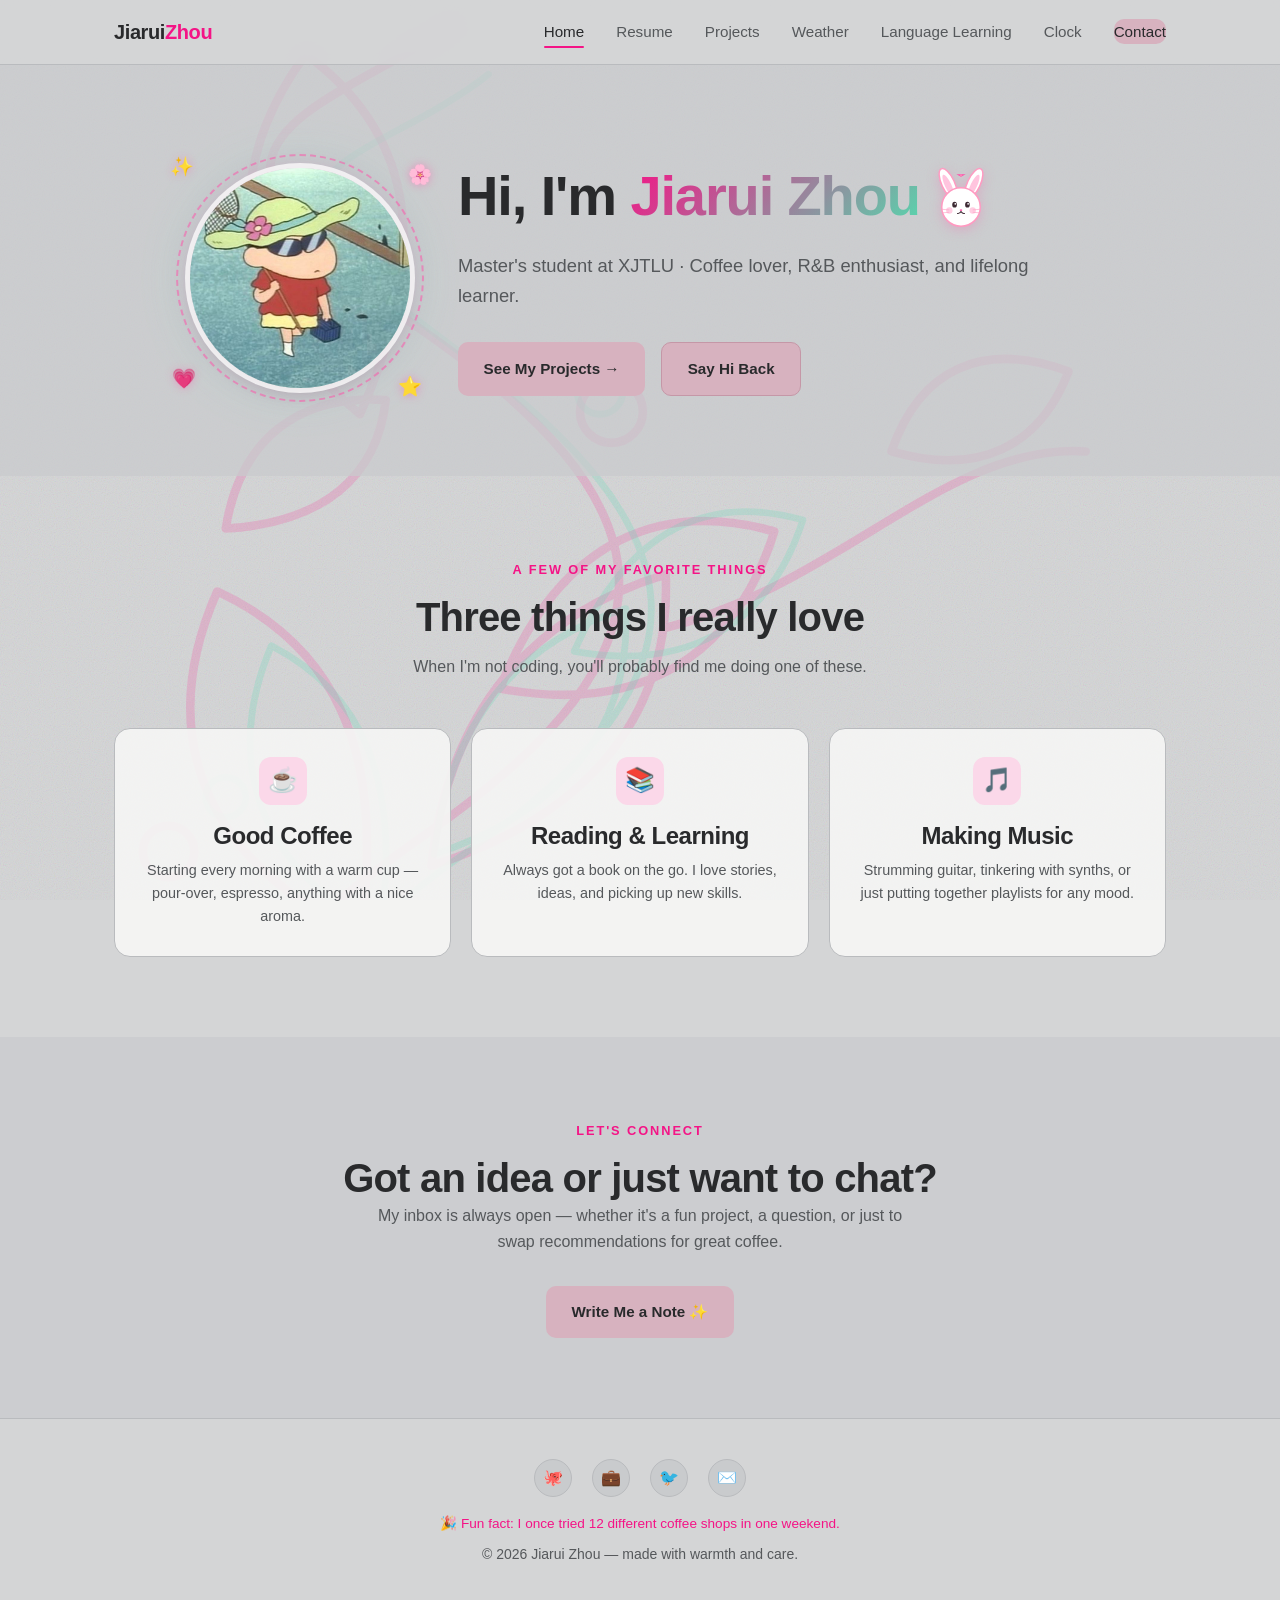
<file: index.html>
<!DOCTYPE html>
<html lang="en">
<head>
  <meta charset="UTF-8" />
  <meta name="viewport" content="width=device-width, initial-scale=1.0" />
  <meta name="description" content="Personal website — portfolio, projects, and contact." />
  <title>Jiarui Zhou — Home</title>
  <link rel="stylesheet" href="styles.css" />
</head>
<body class="home">

  <!-- Navigation -->
  <nav class="nav">
    <div class="nav-inner">
      <a href="index.html" class="nav-logo">Jiarui<span>Zhou</span></a>
      <button class="nav-toggle" aria-label="Toggle navigation">
        <span></span><span></span><span></span>
      </button>
      <ul class="nav-links">
        <li><a href="index.html" class="active">Home</a></li>
        <li><a href="resume.html">Resume</a></li>
        <li><a href="projects.html">Projects</a></li>
        <li><a href="weather.html">Weather</a></li>
        <li><a href="projects.html#language-learning">Language Learning</a></li>
        <li><a href="clock.html">Clock</a></li>
        <li><a href="contact.html" class="nav-cta">Contact</a></li>
      </ul>
    </div>
  </nav>

  <!-- Hero -->
  <header class="hero">
    <div class="aura aura-mint"></div>
    <div class="aura aura-pink"></div>
    <div class="aura aura-lilac"></div>
    <div class="container">
      <div class="hero-content">
        <div class="avatar-wrap">
          <div class="hero-avatar" aria-label="Profile picture">
            <img src="profile.jpg" alt="Jiarui Zhou profile picture" />
          </div>
          <span class="sparkle s1">✨</span>
          <span class="sparkle s2">🌸</span>
          <span class="sparkle s3">💗</span>
          <span class="sparkle s4">⭐</span>
        </div>
        <div class="hero-text">
          <h1>Hi, I'm <span>Jiarui Zhou</span> <span class="bunny-emoji" aria-hidden="true">
            <svg width="70" height="70" viewBox="0 0 120 120" xmlns="http://www.w3.org/2000/svg">
              <!-- Floppy ears -->
              <g class="bunny-ear bunny-ear-left">
                <ellipse cx="38" cy="32" rx="11" ry="28" fill="#ffffff" stroke="#ff9ac1" stroke-width="2.5" transform="rotate(-25 38 32)"/>
                <ellipse cx="38" cy="35" rx="5.5" ry="20" fill="#ffc4de" transform="rotate(-25 38 35)"/>
              </g>
              <g class="bunny-ear bunny-ear-right">
                <ellipse cx="82" cy="32" rx="11" ry="28" fill="#ffffff" stroke="#ff9ac1" stroke-width="2.5" transform="rotate(25 82 32)"/>
                <ellipse cx="82" cy="35" rx="5.5" ry="20" fill="#ffc4de" transform="rotate(25 82 35)"/>
              </g>
              <!-- Head -->
              <circle cx="60" cy="72" r="33" fill="#ffffff" stroke="#ff9ac1" stroke-width="2.5"/>
              <!-- Cheeks -->
              <circle cx="40" cy="78" r="5.5" fill="#ffb9d6" opacity="0.7"/>
              <circle cx="80" cy="78" r="5.5" fill="#ffb9d6" opacity="0.7"/>
              <!-- Eyes -->
              <ellipse cx="49" cy="68" rx="4" ry="5" fill="#3d2a33"/>
              <ellipse cx="71" cy="68" rx="4" ry="5" fill="#3d2a33"/>
              <circle cx="50.2" cy="66.5" r="1.5" fill="#ffffff"/>
              <circle cx="72.2" cy="66.5" r="1.5" fill="#ffffff"/>
              <!-- Nose -->
              <path d="M57.5 77 Q60 80.5 62.5 77 Q60 75 57.5 77 Z" fill="#ff4fa8"/>
              <!-- Mouth -->
              <path d="M60 80 Q57 84 54 83 M60 80 Q63 84 66 83" stroke="#3d2a33" stroke-width="1.8" fill="none" stroke-linecap="round"/>
              <path d="M57 83 Q57.5 86 58 85" stroke="#ffffff" stroke-width="1.2" fill="#ffffff"/>
              <!-- Tiny bow between ears -->
              <g transform="translate(60 18)">
                <path d="M-8 -2 L0 2 L0 -2 Z" fill="#ff4fa8"/>
                <path d="M8 -2 L0 2 L0 -2 Z" fill="#ff4fa8"/>
                <circle cx="0" cy="0" r="2" fill="#ff80b8"/>
              </g>
              <!-- Whiskers -->
              <line x1="28" y1="76" x2="40" y2="77" stroke="#ff9ac1" stroke-width="1"/>
              <line x1="28" y1="82" x2="40" y2="81" stroke="#ff9ac1" stroke-width="1"/>
              <line x1="80" y1="77" x2="92" y2="76" stroke="#ff9ac1" stroke-width="1"/>
              <line x1="80" y1="81" x2="92" y2="82" stroke="#ff9ac1" stroke-width="1"/>
            </svg>
          </span></h1>
          <p class="lead">
            Master's student at XJTLU · Coffee lover, R&amp;B enthusiast, and lifelong learner.
          </p>
          <div class="hero-actions">
            <a href="projects.html" class="btn btn-primary">See My Projects →</a>
            <a href="contact.html" class="btn btn-secondary">Say Hi Back</a>
          </div>
        </div>
      </div>
    </div>
  </header>

  <!-- Things I Like -->
  <section class="section">
    <div class="container">
      <div class="section-header">
        <span class="eyebrow">A Few of My Favorite Things</span>
        <h2>Three things I really love</h2>
        <p>
          When I'm not coding, you'll probably find me doing one of these.
        </p>
      </div>

      <div class="skills-grid" style="grid-template-columns: repeat(auto-fit, minmax(260px, 1fr));">
        <div class="card skill-card">
          <div class="skill-icon">☕</div>
          <h3>Good Coffee</h3>
          <p>Starting every morning with a warm cup — pour-over, espresso, anything with a nice aroma.</p>
        </div>
        <div class="card skill-card">
          <div class="skill-icon">📚</div>
          <h3>Reading &amp; Learning</h3>
          <p>Always got a book on the go. I love stories, ideas, and picking up new skills.</p>
        </div>
        <div class="card skill-card">
          <div class="skill-icon">🎵</div>
          <h3>Making Music</h3>
          <p>Strumming guitar, tinkering with synths, or just putting together playlists for any mood.</p>
        </div>
      </div>
    </div>
  </section>

  <!-- CTA -->
  <section class="section section-alt">
    <div class="aura aura-mint"></div>
    <div class="aura aura-pink"></div>
    <div class="container" style="text-align:center;">
      <span class="eyebrow">Let's Connect</span>
      <h2>Got an idea or just want to chat?</h2>
      <p style="max-width: 560px; margin: 0 auto 2rem;">
        My inbox is always open — whether it's a fun project, a question, or
        just to swap recommendations for great coffee.
      </p>
      <a href="contact.html" class="btn btn-primary">Write Me a Note ✨</a>
    </div>
  </section>

  <!-- Footer -->
  <footer class="footer">
    <div class="container">
      <div class="footer-social">
        <a href="#" aria-label="GitHub">🐙</a>
        <a href="#" aria-label="LinkedIn">💼</a>
        <a href="#" aria-label="Twitter">🐦</a>
        <a href="#" aria-label="Email">✉️</a>
      </div>
      <p style="font-size: 0.85rem; color: var(--accent); margin-bottom: 0.5rem;">
        🎉 Fun fact: I once tried 12 different coffee shops in one weekend.
      </p>
      <p>© <span id="year"></span> Jiarui Zhou — made with warmth and care.</p>
    </div>
  </footer>

  <script src="script.js"></script>
</body>
</html>
</file>
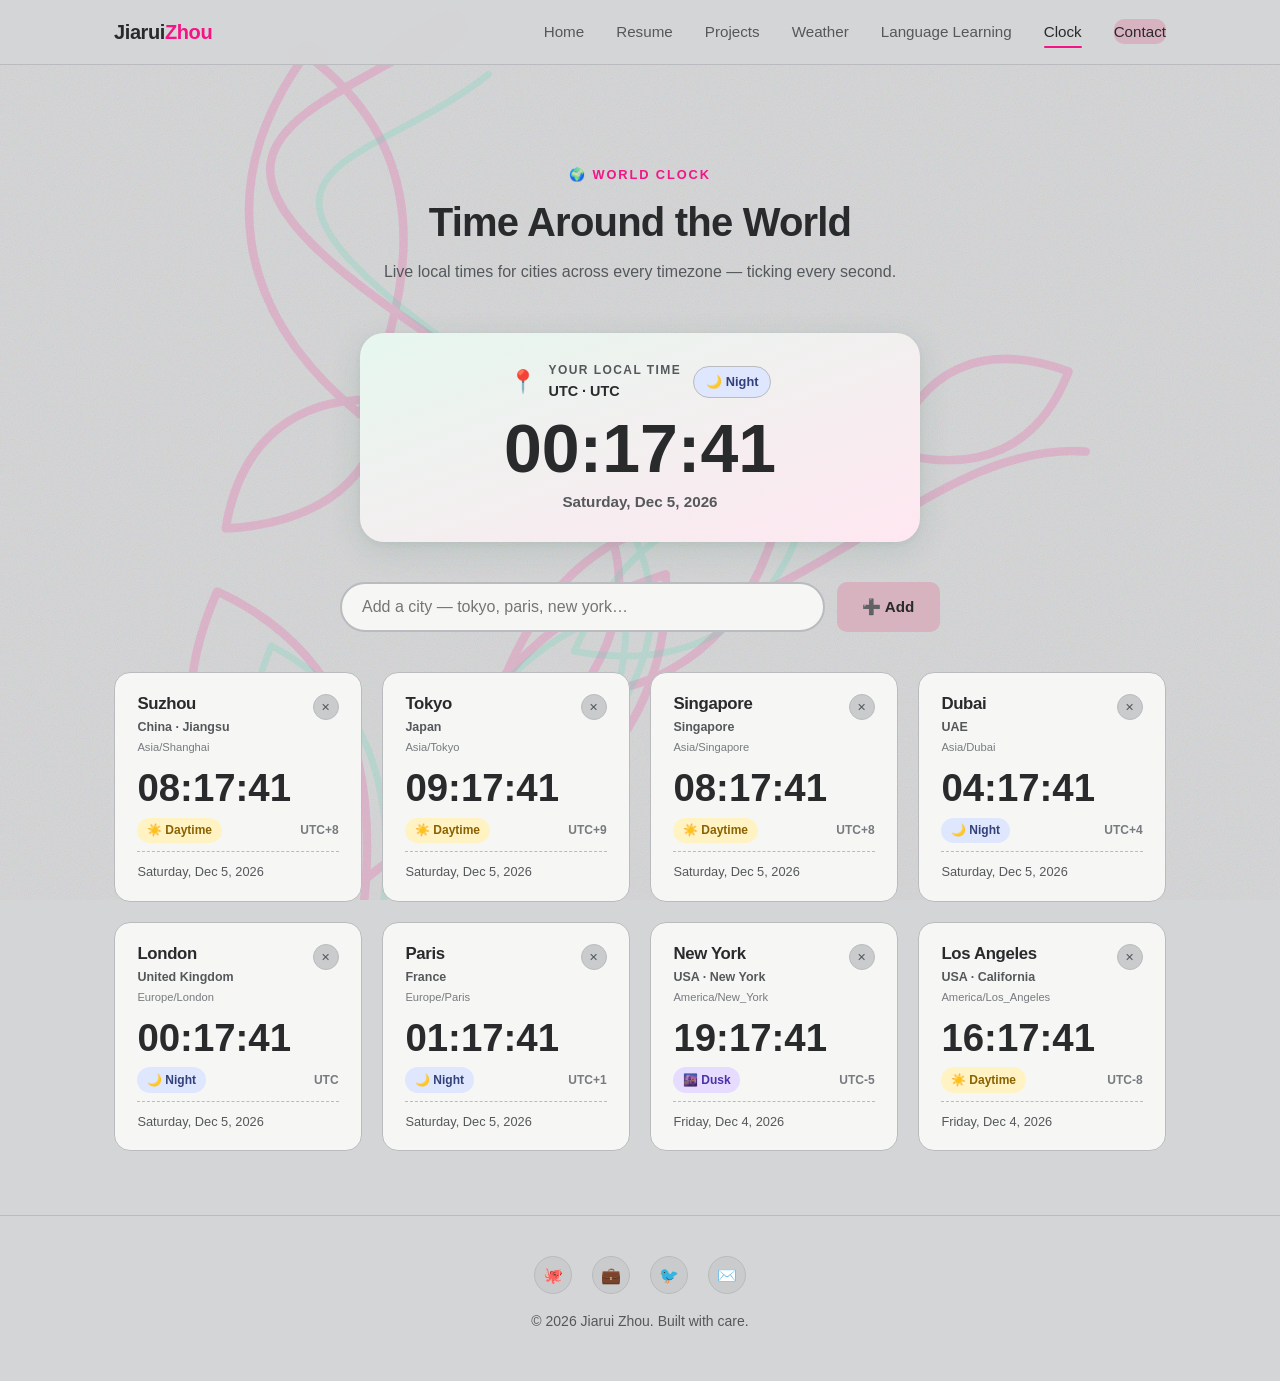
<file: clock.html>
<!DOCTYPE html>
<html lang="en">
<head>
  <meta charset="UTF-8" />
  <meta name="viewport" content="width=device-width, initial-scale=1.0" />
  <title>Jiarui Zhou — World Clock</title>
  <link rel="stylesheet" href="styles.css" />
</head>
<body>

  <!-- Navigation -->
  <nav class="nav">
    <div class="nav-inner">
      <a href="index.html" class="nav-logo">Jiarui<span>Zhou</span></a>
      <button class="nav-toggle" aria-label="Toggle navigation">
        <span></span><span></span><span></span>
      </button>
      <ul class="nav-links">
        <li><a href="index.html">Home</a></li>
        <li><a href="resume.html">Resume</a></li>
        <li><a href="projects.html">Projects</a></li>
        <li><a href="weather.html">Weather</a></li>
        <li><a href="projects.html#language-learning">Language Learning</a></li>
        <li><a href="clock.html" class="active">Clock</a></li>
        <li><a href="contact.html" class="nav-cta">Contact</a></li>
      </ul>
    </div>
  </nav>

  <!-- World Clock -->
  <main class="clock-page">
    <div class="aura aura-mint"></div>
    <div class="aura aura-pink"></div>

    <div class="container">
      <div class="section-header">
        <span class="eyebrow">🌍 World Clock</span>
        <h2>Time Around the World</h2>
        <p>Live local times for cities across every timezone — ticking every second.</p>
      </div>

      <!-- Your local time -->
      <div class="local-clock" id="local-clock">
        <div class="local-clock-head">
          <span class="local-clock-pin">📍</span>
          <div>
            <div class="local-clock-label">Your Local Time</div>
            <div class="local-clock-zone" id="local-zone">—</div>
          </div>
          <span class="local-clock-daynight" id="local-daynight"></span>
        </div>
        <div class="local-clock-time" id="local-time">--:--:--</div>
        <div class="local-clock-date" id="local-date">—</div>
      </div>

      <!-- Add a city -->
      <div class="clock-search-block">
        <div class="weather-search">
          <input type="text" id="clock-input" class="weather-input" placeholder="Add a city — tokyo, paris, new york…" autocomplete="off" />
          <button id="clock-add" class="btn btn-primary">➕ Add</button>
        </div>
        <div id="clock-picker" class="city-picker" hidden>
          <p class="city-picker-hint">Multiple matches — pick one:</p>
          <ul id="clock-options" class="city-options"></ul>
        </div>
      </div>

      <p id="clock-status" class="clock-status" role="status"></p>
      <div class="clocks-grid" id="clocks-grid"></div>
      <p class="clocks-empty" id="clocks-empty" hidden>No clocks yet — search above to add a city. 🌏</p>
    </div>
  </main>

  <!-- Footer -->
  <footer class="footer">
    <div class="container">
      <div class="footer-social">
        <a href="#" aria-label="GitHub">🐙</a>
        <a href="#" aria-label="LinkedIn">💼</a>
        <a href="#" aria-label="Twitter">🐦</a>
        <a href="mailto:jiaruizhou16@gmail.com" aria-label="Email">✉️</a>
      </div>
      <p>© <span id="year"></span> Jiarui Zhou. Built with care.</p>
    </div>
  </footer>

  <script src="script.js"></script>
  <script>
    var DEFAULT_CITIES = [
      { name: 'Suzhou', region: 'China · Jiangsu', tz: 'Asia/Shanghai' },
      { name: 'Tokyo', region: 'Japan', tz: 'Asia/Tokyo' },
      { name: 'Singapore', region: 'Singapore', tz: 'Asia/Singapore' },
      { name: 'Dubai', region: 'UAE', tz: 'Asia/Dubai' },
      { name: 'London', region: 'United Kingdom', tz: 'Europe/London' },
      { name: 'Paris', region: 'France', tz: 'Europe/Paris' },
      { name: 'New York', region: 'USA · New York', tz: 'America/New_York' },
      { name: 'Los Angeles', region: 'USA · California', tz: 'America/Los_Angeles' }
    ];
    var STORAGE_KEY = 'eportfolio-world-clock';
    var GEOCODE_URL = 'https://geocoding-api.open-meteo.com/v1/search';
    var localZone = Intl.DateTimeFormat().resolvedOptions().timeZone || 'UTC';
    var cities = loadCities();

    function loadCities() {
      try {
        var raw = localStorage.getItem(STORAGE_KEY);
        if (!raw) return DEFAULT_CITIES.slice();
        var parsed = JSON.parse(raw);
        return Array.isArray(parsed) && parsed.length ? parsed : DEFAULT_CITIES.slice();
      } catch (e) { return DEFAULT_CITIES.slice(); }
    }

    function saveCities() {
      try { localStorage.setItem(STORAGE_KEY, JSON.stringify(cities)); } catch (e) {}
    }

    function timeFormatter(tz) {
      return new Intl.DateTimeFormat('en-US', {
        timeZone: tz, hour: '2-digit', minute: '2-digit', second: '2-digit', hour12: false
      });
    }

    function dateFormatter(tz) {
      return new Intl.DateTimeFormat('en-US', {
        timeZone: tz, weekday: 'long', month: 'short', day: 'numeric', year: 'numeric'
      });
    }

    function hourIn(tz, now) {
      var h = new Intl.DateTimeFormat('en-GB', {
        timeZone: tz, hour: '2-digit', hour12: false
      }).formatToParts(now).filter(function (p) { return p.type === 'hour'; })[0];
      var hour = parseInt(h.value, 10);
      return hour === 24 ? 0 : hour;
    }

    function dayPhase(tz, now) {
      var h = hourIn(tz, now);
      if (h >= 6 && h < 8) return { icon: '🌅', label: 'Dawn' };
      if (h >= 8 && h < 17) return { icon: '☀️', label: 'Daytime' };
      if (h >= 17 && h < 19) return { icon: '🌇', label: 'Sunset' };
      if (h >= 19 && h < 21) return { icon: '🌆', label: 'Dusk' };
      return { icon: '🌙', label: 'Night' };
    }

    function offsetHours(tz, now) {
      var part = new Intl.DateTimeFormat('en-US', {
        timeZone: tz, timeZoneName: 'shortOffset'
      }).formatToParts(now).filter(function (p) { return p.type === 'timeZoneName'; })[0];
      if (!part) return '';
      var m = /GMT([+-])(\d{1,2})(?::(\d{2}))?/.exec(part.value);
      if (!m) return part.value.replace('GMT', 'UTC');
      return 'UTC' + (m[1] === '-' ? '-' : '+') + m[2] + (m[3] ? ':' + m[3] : '');
    }

    function render() {
      var grid = document.getElementById('clocks-grid');
      grid.innerHTML = '';
      cities.forEach(function (city) {
        var card = document.createElement('article');
        card.className = 'clock-card';
        card.setAttribute('data-tz', city.tz);
        card.innerHTML =
          '<div class="clock-card-head"><div><h3 class="clock-card-name"></h3>' +
          '<p class="clock-card-region"></p><p class="clock-card-tz"></p></div>' +
          '<button type="button" class="clock-remove" aria-label="Remove city" title="Remove city">✕</button></div>' +
          '<div class="clock-card-time"><span class="clock-hhmmss"></span></div>' +
          '<div class="clock-card-foot"><span class="clock-phase"></span><span class="clock-offset"></span></div>' +
          '<div class="clock-card-date"></div>';
        card.querySelector('.clock-card-name').textContent = city.name;
        card.querySelector('.clock-card-region').textContent = city.region || '';
        card.querySelector('.clock-card-tz').textContent = city.tz;
        card.querySelector('.clock-remove').addEventListener('click', function () { removeCity(city); });
        grid.appendChild(card);
      });
      document.getElementById('clocks-empty').hidden = cities.length > 0;
    }

    function removeCity(city) {
      cities = cities.filter(function (c) { return !(c.name === city.name && c.tz === city.tz); });
      saveCities();
      render();
      tick();
    }

    function tick() {
      var now = new Date();
      document.getElementById('local-time').textContent = timeFormatter(localZone).format(now);
      document.getElementById('local-date').textContent = dateFormatter(localZone).format(now);
      document.getElementById('local-zone').textContent = localZone.replace(/_/g, ' ') + ' · ' + offsetHours(localZone, now);
      var lp = dayPhase(localZone, now);
      var lb = document.getElementById('local-daynight');
      lb.textContent = lp.icon + ' ' + lp.label;
      lb.className = 'local-clock-daynight phase-' + lp.label.toLowerCase();
      document.querySelectorAll('.clock-card').forEach(function (card) {
        var tz = card.getAttribute('data-tz');
        card.querySelector('.clock-hhmmss').textContent = timeFormatter(tz).format(now);
        card.querySelector('.clock-card-date').textContent = dateFormatter(tz).format(now);
        var phase = dayPhase(tz, now);
        var badge = card.querySelector('.clock-phase');
        badge.textContent = phase.icon + ' ' + phase.label;
        badge.className = 'clock-phase phase-' + phase.label.toLowerCase();
        card.querySelector('.clock-offset').textContent = offsetHours(tz, now);
      });
    }

    function hidePicker() { document.getElementById('clock-picker').hidden = true; }

    function showPicker(places) {
      var picker = document.getElementById('clock-picker');
      var list = document.getElementById('clock-options');
      list.innerHTML = '';
      places.forEach(function (place) {
        var li = document.createElement('li');
        var btn = document.createElement('button');
        btn.type = 'button';
        btn.className = 'city-option';
        btn.innerHTML = '<span class="city-option-name"></span><span class="city-option-region"></span>';
        btn.querySelector('.city-option-name').textContent = place.name;
        btn.querySelector('.city-option-region').textContent = place.region || place.timezone || '';
        btn.addEventListener('click', function () {
          hidePicker();
          document.getElementById('clock-input').value = '';
          addCity({ name: place.name, region: place.region, tz: place.timezone });
        });
        li.appendChild(btn);
        list.appendChild(li);
      });
      picker.hidden = false;
    }

    function addCity(city) {
      if (!city || !city.tz) return;
      if (!cities.some(function (c) { return c.name === city.name && c.tz === city.tz; })) {
        cities.push(city);
        saveCities();
        render();
      }
      tick();
    }

    function fetchWithTimeout(url, ms) {
      return Promise.race([
        fetch(url),
        new Promise(function (_, reject) { setTimeout(function () { reject(new Error('timeout')); }, ms); })
      ]);
    }

    async function lookupCity(query) {
      var url = GEOCODE_URL + '?name=' + encodeURIComponent(query) + '&count=12&language=en&format=json';
      var proxies = [
        function (u) { return u; },
        function (u) { return 'https://api.allorigins.win/raw?url=' + encodeURIComponent(u); },
        function (u) { return 'https://corsproxy.io/?url=' + encodeURIComponent(u); },
        function (u) { return 'https://api.codetabs.com/v1/proxy/?quest=' + encodeURIComponent(u); }
      ];
      for (var i = 0; i < proxies.length; i++) {
        try {
          var response = await fetchWithTimeout(proxies[i](url), 4000);
          if (!response.ok) continue;
          var data = await response.json();
          if (!data || !data.results) return [];
          return data.results
            .filter(function (r) { return r.feature_code && r.feature_code.indexOf('PPL') === 0 && r.timezone; })
            .sort(function (a, b) { return (b.population || 0) - (a.population || 0); })
            .slice(0, 6);
        } catch (e) {}
      }
      return [];
    }

    function regionLabel(place) {
      if (place.country_code === 'CN') return place.admin1 || 'China';
      return [place.admin1, place.country].filter(Boolean).join(' · ');
    }

    async function handleAdd() {
      var input = document.getElementById('clock-input');
      var query = input.value.trim();
      if (!query) { input.focus(); return; }
      hidePicker();
      var status = document.getElementById('clock-status');
      var matches = await lookupCity(query);
      if (!matches.length) {
        status.textContent = 'Couldn’t find “' + query + '”. Try a different spelling.';
        status.className = 'clock-status error';
        return;
      }
      status.textContent = '';
      status.className = 'clock-status';
      if (matches.length > 1) {
        showPicker(matches.map(function (m) {
          return { name: m.name, region: regionLabel(m), timezone: m.timezone };
        }));
        return;
      }
      var only = matches[0];
      addCity({ name: only.name, region: regionLabel(only), tz: only.timezone });
      input.value = '';
    }

    var clockInput = document.getElementById('clock-input');
    document.getElementById('clock-add').addEventListener('click', handleAdd);
    clockInput.addEventListener('keydown', function (e) {
      if (e.key === 'Enter') { e.preventDefault(); handleAdd(); }
      else if (e.key === 'Escape') hidePicker();
    });
    var clockSuggestTimer = null;
    clockInput.addEventListener('input', function () {
      clearTimeout(clockSuggestTimer);
      var query = clockInput.value.trim();
      if (query.length < 2) { hidePicker(); return; }
      clockSuggestTimer = setTimeout(async function () {
        var matches = await lookupCity(query);
        if (matches.length > 1) {
          showPicker(matches.map(function (m) {
            return { name: m.name, region: regionLabel(m), timezone: m.timezone };
          }));
        } else hidePicker();
      }, 450);
    });
    clockInput.addEventListener('blur', function () { setTimeout(hidePicker, 180); });
    render();
    tick();
    setInterval(tick, 1000);
  </script>
</body>
</html>
</file>
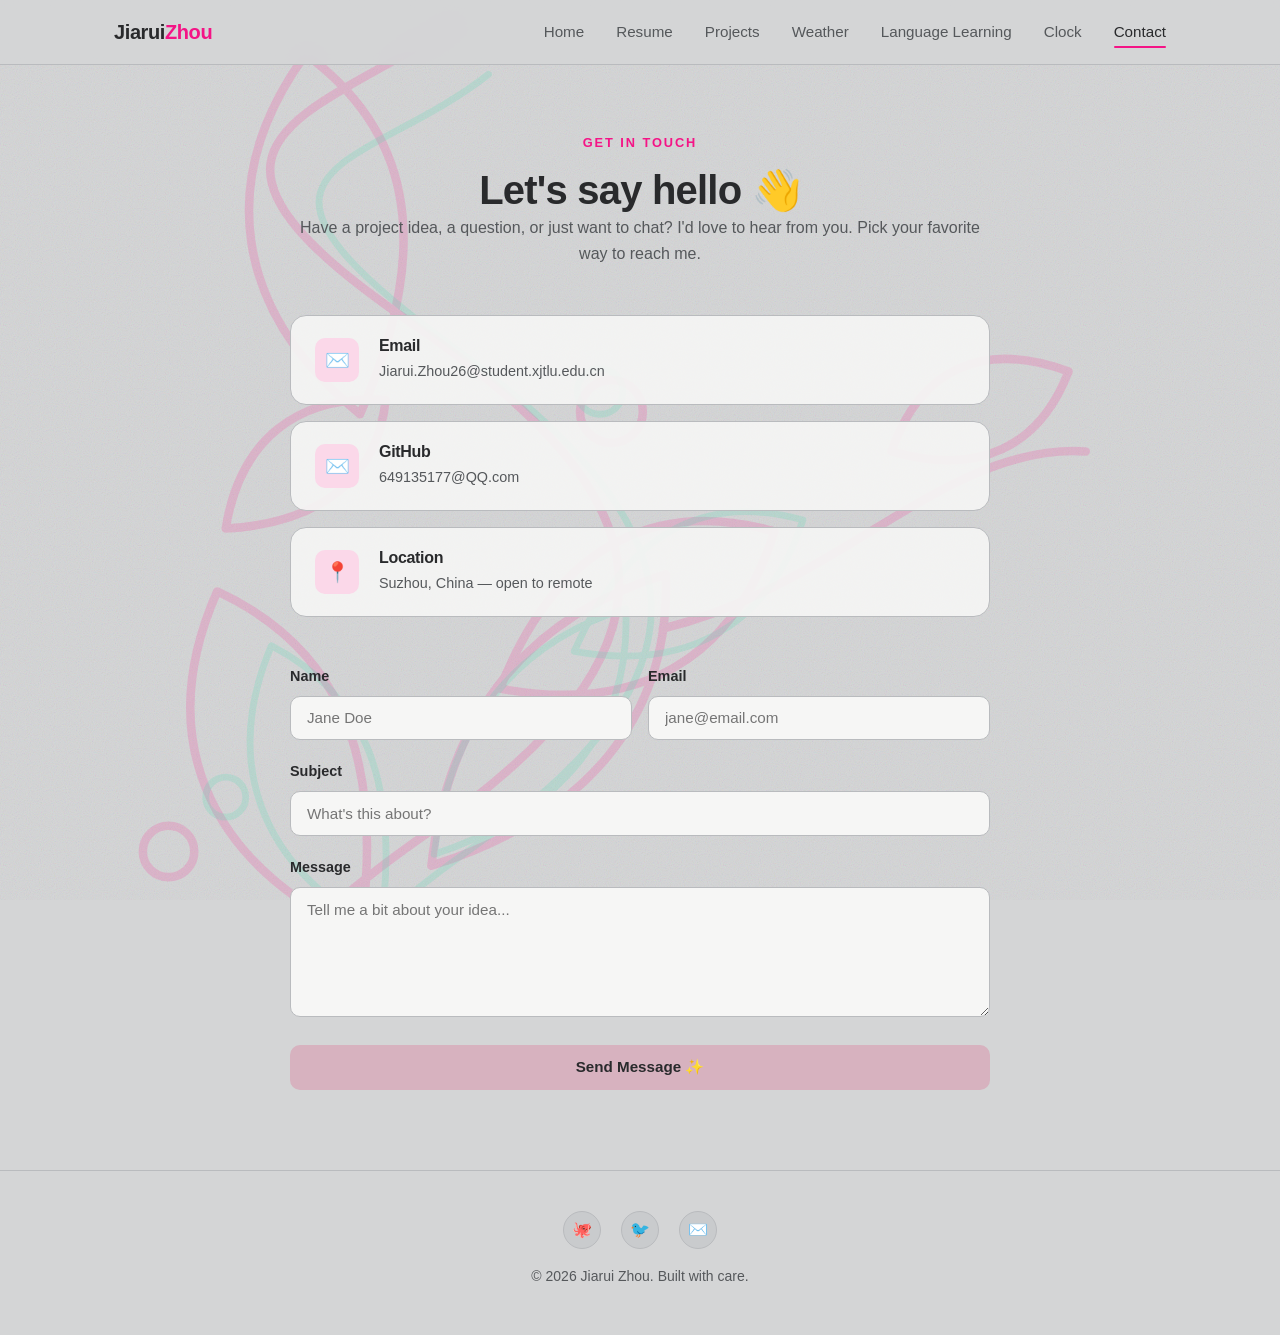
<file: contact.html>
<!DOCTYPE html>
<html lang="en">
<head>
  <meta charset="UTF-8" />
  <meta name="viewport" content="width=device-width, initial-scale=1.0" />
  <title>Jiarui Zhou — Contact</title>
  <link rel="stylesheet" href="styles.css" />
</head>
<body>

  <!-- Navigation -->
  <nav class="nav">
    <div class="nav-inner">
      <a href="index.html" class="nav-logo">Jiarui<span>Zhou</span></a>
      <button class="nav-toggle" aria-label="Toggle navigation">
        <span></span><span></span><span></span>
      </button>
      <ul class="nav-links">
        <li><a href="index.html">Home</a></li>
        <li><a href="resume.html">Resume</a></li>
        <li><a href="projects.html">Projects</a></li>
        <li><a href="weather.html">Weather</a></li>
        <li><a href="projects.html#language-learning">Language Learning</a></li>
        <li><a href="clock.html">Clock</a></li>
        <li><a href="contact.html" class="active">Contact</a></li>
      </ul>
    </div>
  </nav>

  <!-- Contact Content -->
  <section class="section" style="padding-top: 4rem;">
    <div class="container">
      <div class="contact-wrapper">

        <div class="contact-intro">
          <span class="eyebrow">Get in Touch</span>
          <h2>Let's say hello 👋</h2>
          <p>
            Have a project idea, a question, or just want to chat?
            I'd love to hear from you. Pick your favorite way to reach me.
          </p>
        </div>

        <!-- Contact Methods -->
        <div class="contact-methods">
          <div class="card contact-card">
            <div class="contact-card-icon">✉️</div>
            <div class="contact-card-info">
              <h4>Email</h4>
              <a href="mailto:Jiarui.Zhou26@student.xjtlu.edu.cn">Jiarui.Zhou26@student.xjtlu.edu.cn</a>
            </div>
          </div>

          <div class="card contact-card">
            <div class="contact-card-icon">✉️</div>
            <div class="contact-card-info">
              <h4>GitHub</h4>
              <a href="mailto:649135177@QQ.com">649135177@QQ.com</a>
            </div>
          </div>

          <div class="card contact-card">
            <div class="contact-card-icon">📍</div>
            <div class="contact-card-info">
              <h4>Location</h4>
              <span>Suzhou, China — open to remote</span>
            </div>
          </div>
        </div>

        <!-- Contact Form -->
        <form id="contact-form" novalidate>
          <div class="form-row">
            <div class="form-group">
              <label for="name">Name</label>
              <input type="text" id="name" name="name" placeholder="Jane Doe" required />
            </div>
            <div class="form-group">
              <label for="email">Email</label>
              <input type="email" id="email" name="email" placeholder="jane@email.com" required />
            </div>
          </div>

          <div class="form-group">
            <label for="subject">Subject</label>
            <input type="text" id="subject" name="subject" placeholder="What's this about?" required />
          </div>

          <div class="form-group">
            <label for="message">Message</label>
            <textarea id="message" name="message" placeholder="Tell me a bit about your idea..." required></textarea>
          </div>

          <button type="submit" class="btn btn-primary" style="width:100%; justify-content:center;">
            Send Message ✨
          </button>

          <div id="form-status" class="form-status"></div>
        </form>

      </div>
    </div>
  </section>

  <!-- Footer -->
  <footer class="footer">
    <div class="container">
      <div class="footer-social">
        <a href="#" aria-label="GitHub">🐙</a>
        <a href="#" aria-label="Twitter">🐦</a>
        <a href="#" aria-label="Email">✉️</a>
      </div>
      <p>© <span id="year"></span> Jiarui Zhou. Built with care.</p>
    </div>
  </footer>

  <script src="script.js"></script>
</body>
</html>
</file>
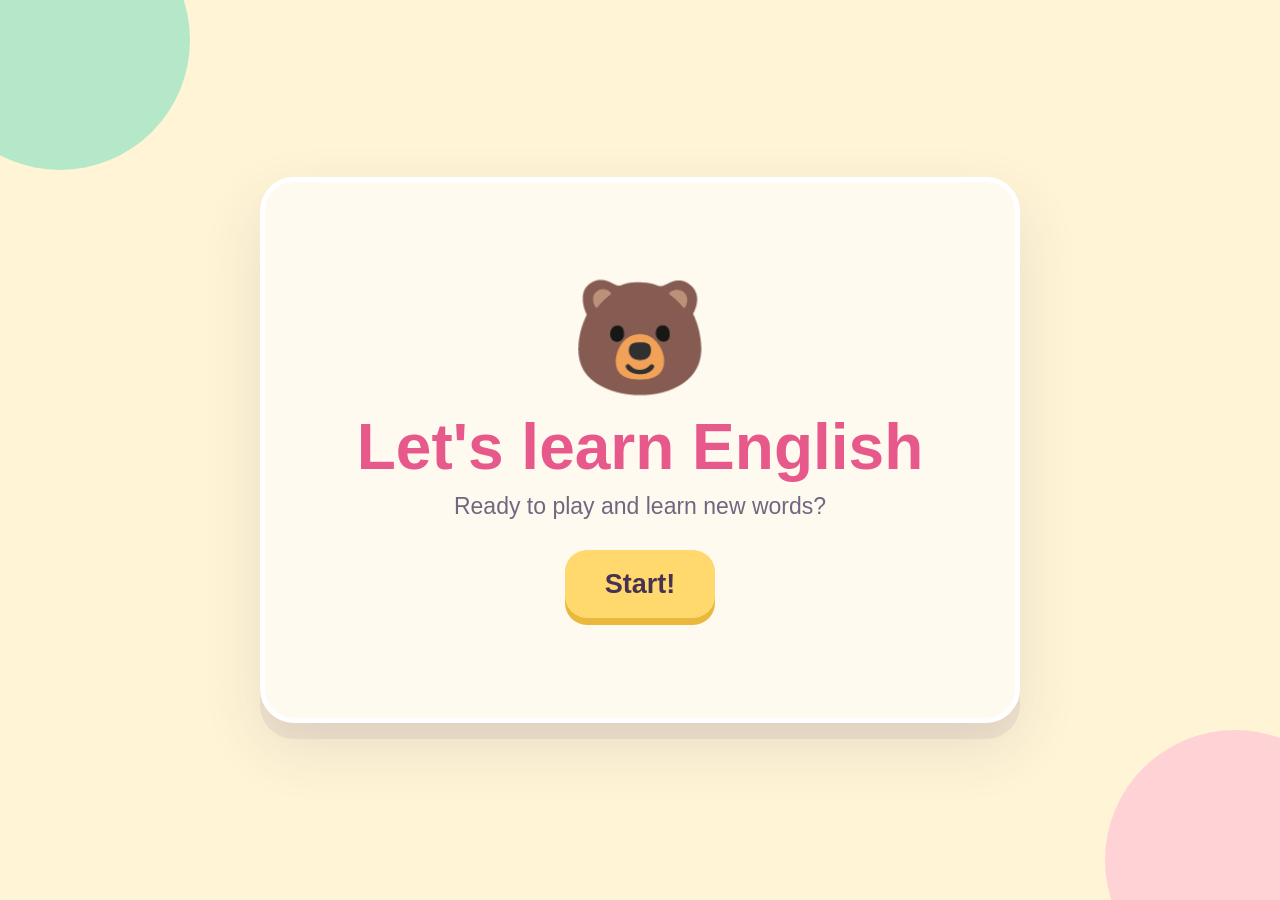
<file: english-words.html>
<!DOCTYPE html>
<html lang="en">
<head>
  <meta charset="UTF-8">
  <meta name="viewport" content="width=device-width, initial-scale=1.0">
  <meta name="theme-color" content="#fff4d6">
  <title>Let's Learn English!</title>
  <style>
    :root {
      color-scheme: light;
      --ink: #3b3151;
      --pink: #ff7ca8;
      --pink-dark: #e7598b;
      --mint: #8ee2c0;
      --yellow: #ffd86e;
      --blue: #a9dcff;
      --paper: #fffaf0;
      --green: #16845d;
      --red: #d94355;
    }
    * { box-sizing: border-box; }
    body {
      min-height: 100vh;
      margin: 0;
      padding: 24px;
      display: grid;
      place-items: center;
      overflow-x: hidden;
      color: var(--ink);
      background: #fff4d6;
      font-family: "Trebuchet MS", "Arial Rounded MT Bold", Arial, sans-serif;
    }
    body::before, body::after {
      position: fixed;
      z-index: -1;
      width: 260px;
      height: 260px;
      border-radius: 50%;
      content: "";
      opacity: .65;
    }
    body::before { top: -90px; left: -70px; background: var(--mint); }
    body::after { right: -85px; bottom: -90px; background: #ffc2d6; }
    button { font: inherit; }
    [hidden] { display: none !important; }
    .app {
      width: min(100%, 760px);
      min-height: 540px;
      padding: clamp(22px, 5vw, 48px);
      border: 5px solid #fff;
      border-radius: 34px;
      background: var(--paper);
      box-shadow: 0 16px 0 rgba(76, 59, 101, .08), 0 24px 60px rgba(76, 59, 101, .12);
    }
    .screen { min-height: 440px; text-align: center; }
    .home-screen, .victory-screen {
      min-height: 440px;
      display: flex;
      flex-direction: column;
      align-items: center;
      justify-content: center;
    }
    .mascot { margin: 0 0 12px; font-size: clamp(68px, 15vw, 112px); line-height: 1; }
    h1 { margin: 8px 0 12px; font-size: clamp(36px, 8vw, 64px); line-height: 1.05; }
    .home-screen h1 { color: var(--pink-dark); }
    .subtitle { margin: 0 0 30px; color: #716780; font-size: clamp(18px, 4vw, 23px); }
    .primary-button {
      min-height: 68px;
      padding: 14px 40px;
      border: 0;
      border-radius: 22px;
      color: #473251;
      background: var(--yellow);
      box-shadow: 0 7px 0 #eab83d;
      font-size: 27px;
      font-weight: 900;
      cursor: pointer;
      transition: transform .12s ease, box-shadow .12s ease;
    }
    .primary-button:hover { transform: translateY(-2px); box-shadow: 0 9px 0 #eab83d; }
    .primary-button:active { transform: translateY(5px); box-shadow: 0 2px 0 #eab83d; }
    button:focus-visible { outline: 4px solid #6751a2; outline-offset: 4px; }
    .quiz-top { display: flex; align-items: center; justify-content: space-between; gap: 12px; margin-bottom: 18px; }
    .question-count { padding: 9px 15px; border-radius: 999px; background: #e8f8f0; font-size: 17px; font-weight: 800; }
    .progress { height: 14px; margin-bottom: 25px; overflow: hidden; border-radius: 999px; background: #eee7f3; }
    .progress-fill { width: 0; height: 100%; border-radius: inherit; background: linear-gradient(90deg, var(--mint), #61cba5); transition: width .25s ease; }
    .prompt { margin: 0 0 16px; font-size: clamp(22px, 5vw, 30px); }
    .picture-frame {
      width: min(100%, 320px);
      height: 220px;
      margin: 0 auto 24px;
      padding: 12px;
      display: grid;
      place-items: center;
      border: 3px solid #fff;
      border-radius: 25px;
      background: #e9f8f1;
      box-shadow: 0 6px 0 #d9eee3;
    }
    .picture-frame img { width: 100%; height: 100%; object-fit: contain; border-radius: 16px; }
    .answers { display: grid; grid-template-columns: repeat(2, minmax(0, 1fr)); gap: 13px; max-width: 540px; margin: 0 auto; }
    .answer {
      min-height: 66px;
      padding: 12px 16px;
      display: flex;
      align-items: center;
      justify-content: space-between;
      gap: 8px;
      border: 3px solid #e8e0f0;
      border-radius: 19px;
      color: var(--ink);
      background: #fff;
      font-size: clamp(20px, 4vw, 25px);
      font-weight: 800;
      cursor: pointer;
      transition: transform .12s ease, border-color .12s ease, background .12s ease;
    }
    .answer:hover:not(:disabled) { transform: translateY(-2px); border-color: #b6a4d2; background: #fcf8ff; }
    .answer:disabled { cursor: default; }
    .answer.wrong { color: #a72e41; border-color: #ee8a93; background: #fff0f1; }
    .answer.correct { color: #116744; border-color: #65c79d; background: #e9fff4; }
    .mark { min-width: 28px; font-size: 28px; font-weight: 900; }
    .feedback { min-height: 34px; margin: 16px 0 0; font-size: 20px; font-weight: 900; }
    .feedback.try-again { color: var(--red); }
    .feedback.well-done { color: var(--green); }
    .victory-screen h1 { color: #e7598b; }
    .victory-stars { margin: 2px 0 14px; font-size: 44px; }
    .victory-copy { margin: 0 0 28px; font-size: 23px; }
    .victory-screen .primary-button { background: var(--mint); box-shadow: 0 7px 0 #5fbd98; }
    .victory-screen .primary-button:active { box-shadow: 0 2px 0 #5fbd98; }
    @media (max-width: 520px) {
      body { padding: 12px; }
      .app { min-height: 0; padding: 22px 18px; border-radius: 26px; }
      .screen, .home-screen, .victory-screen { min-height: 470px; }
      .picture-frame { height: 190px; }
      .answers { gap: 9px; }
      .answer { min-height: 60px; padding: 10px 11px; }
    }
    @media (prefers-reduced-motion: reduce) { *, *::before, *::after { scroll-behavior: auto !important; transition-duration: .01ms !important; } }
  </style>
</head>
<body>
  <main class="app" aria-live="polite">
    <section class="screen home-screen" id="home-screen">
      <div class="mascot" aria-hidden="true">🐻</div>
      <h1>Let's learn English</h1>
      <p class="subtitle">Ready to play and learn new words?</p>
      <button class="primary-button" id="start-button" type="button">Start!</button>
    </section>

    <section class="screen quiz-screen" id="quiz-screen" hidden>
      <div class="quiz-top">
        <span class="question-count" id="question-count">Question 1 of 3</span>
        <span aria-hidden="true">⭐</span>
      </div>
      <div class="progress" role="progressbar" aria-label="Quiz progress" aria-valuemin="0" aria-valuemax="3" aria-valuenow="0">
        <div class="progress-fill" id="progress-fill"></div>
      </div>
      <p class="prompt">What do you see?</p>
      <div class="picture-frame">
        <img id="question-image" src="1.jpg" alt="An apple" draggable="false">
      </div>
      <div class="answers" id="answers"></div>
      <p class="feedback" id="feedback" aria-live="assertive"></p>
    </section>

    <section class="screen victory-screen" id="victory-screen" hidden>
      <div class="mascot" aria-hidden="true">🦊</div>
      <div class="victory-stars" aria-hidden="true">🌟 🎉 🌟</div>
      <h1>You did it!</h1>
      <p class="victory-copy">You learned all 3 words. Great job!</p>
      <button class="primary-button" id="play-again" type="button">Play again</button>
    </section>
  </main>

  <script>
    const questions = [
      { image: '1.jpg', alt: 'A red apple', answer: 'apple', choices: ['apple', 'banana', 'pear', 'grape'] },
      { image: '2.jpg', alt: 'A friendly dog', answer: 'dog', choices: ['cat', 'dog', 'mouse', 'bird'] },
      { image: '3.jpg', alt: 'An eye', answer: 'eye', choices: ['hand', 'foot', 'eye', 'nose'] }
    ];
    const homeScreen = document.getElementById('home-screen');
    const quizScreen = document.getElementById('quiz-screen');
    const victoryScreen = document.getElementById('victory-screen');
    const image = document.getElementById('question-image');
    const answers = document.getElementById('answers');
    const feedback = document.getElementById('feedback');
    const count = document.getElementById('question-count');
    const progress = document.getElementById('progress-fill');
    const progressBar = document.querySelector('[role="progressbar"]');
    let questionIndex = 0;
    let locked = false;

    function showScreen(active) {
      homeScreen.hidden = active !== homeScreen;
      quizScreen.hidden = active !== quizScreen;
      victoryScreen.hidden = active !== victoryScreen;
    }

    function renderQuestion() {
      locked = false;
      const question = questions[questionIndex];
      count.textContent = `Question ${questionIndex + 1} of ${questions.length}`;
      progress.style.width = `${(questionIndex / questions.length) * 100}%`;
      progressBar.setAttribute('aria-valuenow', String(questionIndex));
      image.src = question.image;
      image.alt = question.alt;
      feedback.textContent = '';
      feedback.className = 'feedback';
      answers.replaceChildren();
      question.choices.forEach((choice) => {
        const button = document.createElement('button');
        button.type = 'button';
        button.className = 'answer';
        button.setAttribute('aria-label', choice);
        const word = document.createElement('span');
        word.textContent = choice;
        const mark = document.createElement('span');
        mark.className = 'mark';
        mark.setAttribute('aria-hidden', 'true');
        button.append(word, mark);
        button.addEventListener('click', () => chooseAnswer(button, choice));
        answers.append(button);
      });
    }

    function chooseAnswer(button, choice) {
      if (locked) return;
      const question = questions[questionIndex];
      const mark = button.querySelector('.mark');
      if (choice !== question.answer) {
        button.classList.add('wrong');
        mark.textContent = '✗';
        button.disabled = true;
        feedback.textContent = 'Try another one!';
        feedback.className = 'feedback try-again';
        return;
      }
      locked = true;
      button.classList.add('correct');
      mark.textContent = '✓';
      answers.querySelectorAll('button').forEach((option) => { option.disabled = true; });
      feedback.textContent = 'Well done!';
      feedback.className = 'feedback well-done';
      progress.style.width = `${((questionIndex + 1) / questions.length) * 100}%`;
      progressBar.setAttribute('aria-valuenow', String(questionIndex + 1));
      window.setTimeout(() => {
        questionIndex += 1;
        if (questionIndex === questions.length) {
          showScreen(victoryScreen);
          return;
        }
        renderQuestion();
      }, 700);
    }

    document.getElementById('start-button').addEventListener('click', () => {
      questionIndex = 0;
      renderQuestion();
      showScreen(quizScreen);
    });
    document.getElementById('play-again').addEventListener('click', () => {
      questionIndex = 0;
      showScreen(homeScreen);
    });
  </script>
</body>
</html>
</file>
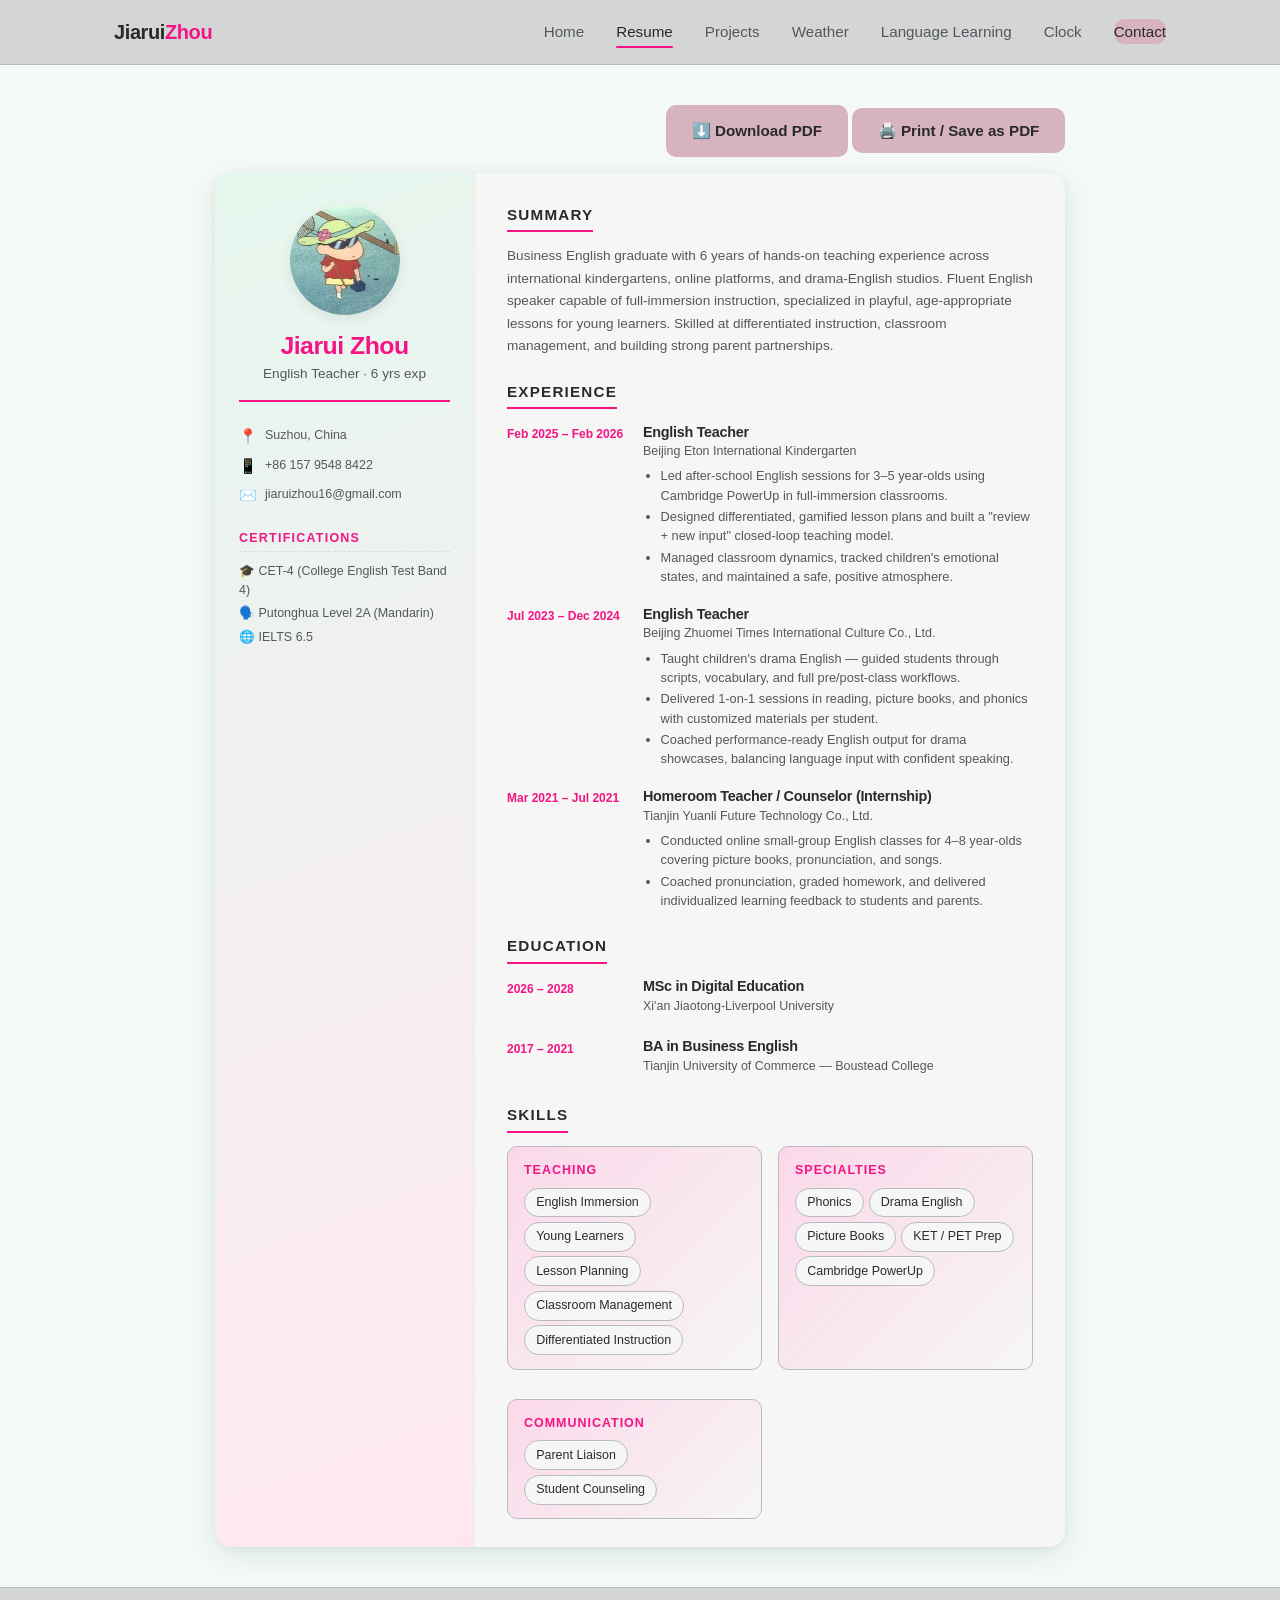
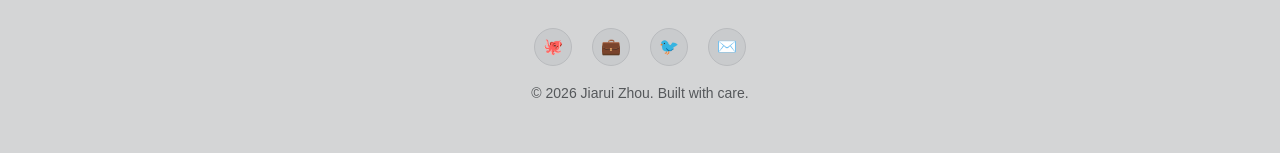
<file: resume.html>
<!DOCTYPE html>
<html lang="en">
<head>
  <meta charset="UTF-8" />
  <meta name="viewport" content="width=device-width, initial-scale=1.0" />
  <title>Jiarui Zhou — Resume</title>
  <link rel="stylesheet" href="styles.css" />
</head>
<body>

  <!-- Navigation -->
  <nav class="nav no-print">
    <div class="nav-inner">
      <a href="index.html" class="nav-logo">Jiarui<span>Zhou</span></a>
      <button class="nav-toggle" aria-label="Toggle navigation">
        <span></span><span></span><span></span>
      </button>
      <ul class="nav-links">
        <li><a href="index.html">Home</a></li>
        <li><a href="resume.html" class="active">Resume</a></li>
        <li><a href="projects.html">Projects</a></li>
        <li><a href="weather.html">Weather</a></li>
        <li><a href="projects.html#language-learning">Language Learning</a></li>
        <li><a href="clock.html">Clock</a></li>
        <li><a href="contact.html" class="nav-cta">Contact</a></li>
      </ul>
    </div>
  </nav>

  <!-- Resume -->
  <main class="resume-page">
    <div class="resume-toolbar no-print">
      <a class="btn btn-primary" href="resume.pdf" download>⬇️ Download PDF</a>
      <button class="btn btn-primary" onclick="window.print()">🖨️ Print / Save as PDF</button>
    </div>

    <article class="resume-sheet">
      <!-- Left sidebar -->
      <aside class="resume-sidebar">
        <div class="resume-photo">
          <img src="profile.jpg" alt="Jiarui Zhou profile picture" />
        </div>

        <h1 class="resume-name">Jiarui Zhou</h1>
        <p class="resume-title">English Teacher · 6 yrs exp</p>

        <div class="resume-contact-block">
          <div class="resume-contact-item">
            <span class="resume-contact-icon">📍</span>
            <span>Suzhou, China</span>
          </div>
          <div class="resume-contact-item">
            <span class="resume-contact-icon">📱</span>
            <span>+86 157 9548 8422</span>
          </div>
          <div class="resume-contact-item">
            <span class="resume-contact-icon">✉️</span>
            <a href="mailto:jiaruizhou16@gmail.com">jiaruizhou16@gmail.com</a>
          </div>
        </div>

        <div class="resume-sidebar-section">
          <h3>Certifications</h3>
          <div class="resume-sidebar-item" style="font-size:0.78rem;color:var(--text-light);margin-bottom:0.3rem;">🎓 CET-4 (College English Test Band 4)</div>
          <div class="resume-sidebar-item" style="font-size:0.78rem;color:var(--text-light);margin-bottom:0.3rem;">🗣️ Putonghua Level 2A (Mandarin)</div>
          <div class="resume-sidebar-item" style="font-size:0.78rem;color:var(--text-light);">🌐 IELTS 6.5</div>
        </div>
      </aside>

      <!-- Main content -->
      <section class="resume-main">
        <!-- 1. Summary -->
        <div class="resume-section">
          <h2>Summary</h2>
          <p class="resume-summary">
            Business English graduate with 6 years of hands-on teaching experience across international
            kindergartens, online platforms, and drama-English studios. Fluent English speaker
            capable of full-immersion instruction, specialized in playful, age-appropriate lessons
            for young learners. Skilled at differentiated instruction, classroom management, and
            building strong parent partnerships.
          </p>
        </div>

        <!-- 2. Experience -->
        <div class="resume-section">
          <h2>Experience</h2>

          <div class="resume-timeline-item">
            <div class="resume-timeline-date">Feb 2025 – Feb 2026</div>
            <div class="resume-timeline-body">
              <h3>English Teacher</h3>
              <div class="resume-timeline-org">Beijing Eton International Kindergarten</div>
              <ul>
                <li>Led after-school English sessions for 3–5 year-olds using Cambridge PowerUp in full-immersion classrooms.</li>
                <li>Designed differentiated, gamified lesson plans and built a "review + new input" closed-loop teaching model.</li>
                <li>Managed classroom dynamics, tracked children's emotional states, and maintained a safe, positive atmosphere.</li>
              </ul>
            </div>
          </div>

          <div class="resume-timeline-item">
            <div class="resume-timeline-date">Jul 2023 – Dec 2024</div>
            <div class="resume-timeline-body">
              <h3>English Teacher</h3>
              <div class="resume-timeline-org">Beijing Zhuomei Times International Culture Co., Ltd.</div>
              <ul>
                <li>Taught children's drama English — guided students through scripts, vocabulary, and full pre/post-class workflows.</li>
                <li>Delivered 1-on-1 sessions in reading, picture books, and phonics with customized materials per student.</li>
                <li>Coached performance-ready English output for drama showcases, balancing language input with confident speaking.</li>
              </ul>
            </div>
          </div>

          <div class="resume-timeline-item">
            <div class="resume-timeline-date">Mar 2021 – Jul 2021</div>
            <div class="resume-timeline-body">
              <h3>Homeroom Teacher / Counselor (Internship)</h3>
              <div class="resume-timeline-org">Tianjin Yuanli Future Technology Co., Ltd.</div>
              <ul>
                <li>Conducted online small-group English classes for 4–8 year-olds covering picture books, pronunciation, and songs.</li>
                <li>Coached pronunciation, graded homework, and delivered individualized learning feedback to students and parents.</li>
              </ul>
            </div>
          </div>
        </div>

        <!-- 3. Education -->
        <div class="resume-section">
          <h2>Education</h2>
          <div class="resume-timeline-item">
            <div class="resume-timeline-date">2026 – 2028</div>
            <div class="resume-timeline-body">
              <h3>MSc in Digital Education</h3>
              <div class="resume-timeline-org">Xi'an Jiaotong-Liverpool University</div>
            </div>
          </div>
          <div class="resume-timeline-item">
            <div class="resume-timeline-date">2017 – 2021</div>
            <div class="resume-timeline-body">
              <h3>BA in Business English</h3>
              <div class="resume-timeline-org">Tianjin University of Commerce — Boustead College</div>
            </div>
          </div>
        </div>

        <!-- 4. Skills -->
        <div class="resume-section">
          <h2>Skills</h2>
          <div class="resume-skill-grid">
            <div class="resume-skill-group">
              <div class="resume-skill-label">Teaching</div>
              <div class="resume-skill-list">
                <span>English Immersion</span>
                <span>Young Learners</span>
                <span>Lesson Planning</span>
                <span>Classroom Management</span>
                <span>Differentiated Instruction</span>
              </div>
            </div>
            <div class="resume-skill-group">
              <div class="resume-skill-label">Specialties</div>
              <div class="resume-skill-list">
                <span>Phonics</span>
                <span>Drama English</span>
                <span>Picture Books</span>
                <span>KET / PET Prep</span>
                <span>Cambridge PowerUp</span>
              </div>
            </div>
            <div class="resume-skill-group">
              <div class="resume-skill-label">Communication</div>
              <div class="resume-skill-list">
                <span>Parent Liaison</span>
                <span>Student Counseling</span>
              </div>
            </div>
          </div>
        </div>
      </section>
    </article>
  </main>

  <footer class="footer no-print">
    <div class="container">
      <div class="footer-social">
        <a href="#" aria-label="GitHub">🐙</a>
        <a href="#" aria-label="LinkedIn">💼</a>
        <a href="#" aria-label="Twitter">🐦</a>
        <a href="mailto:jiaruizhou16@gmail.com" aria-label="Email">✉️</a>
      </div>
      <p>© <span id="year"></span> Jiarui Zhou. Built with care.</p>
    </div>
  </footer>

  <script src="script.js"></script>
</body>
</html>
</file>
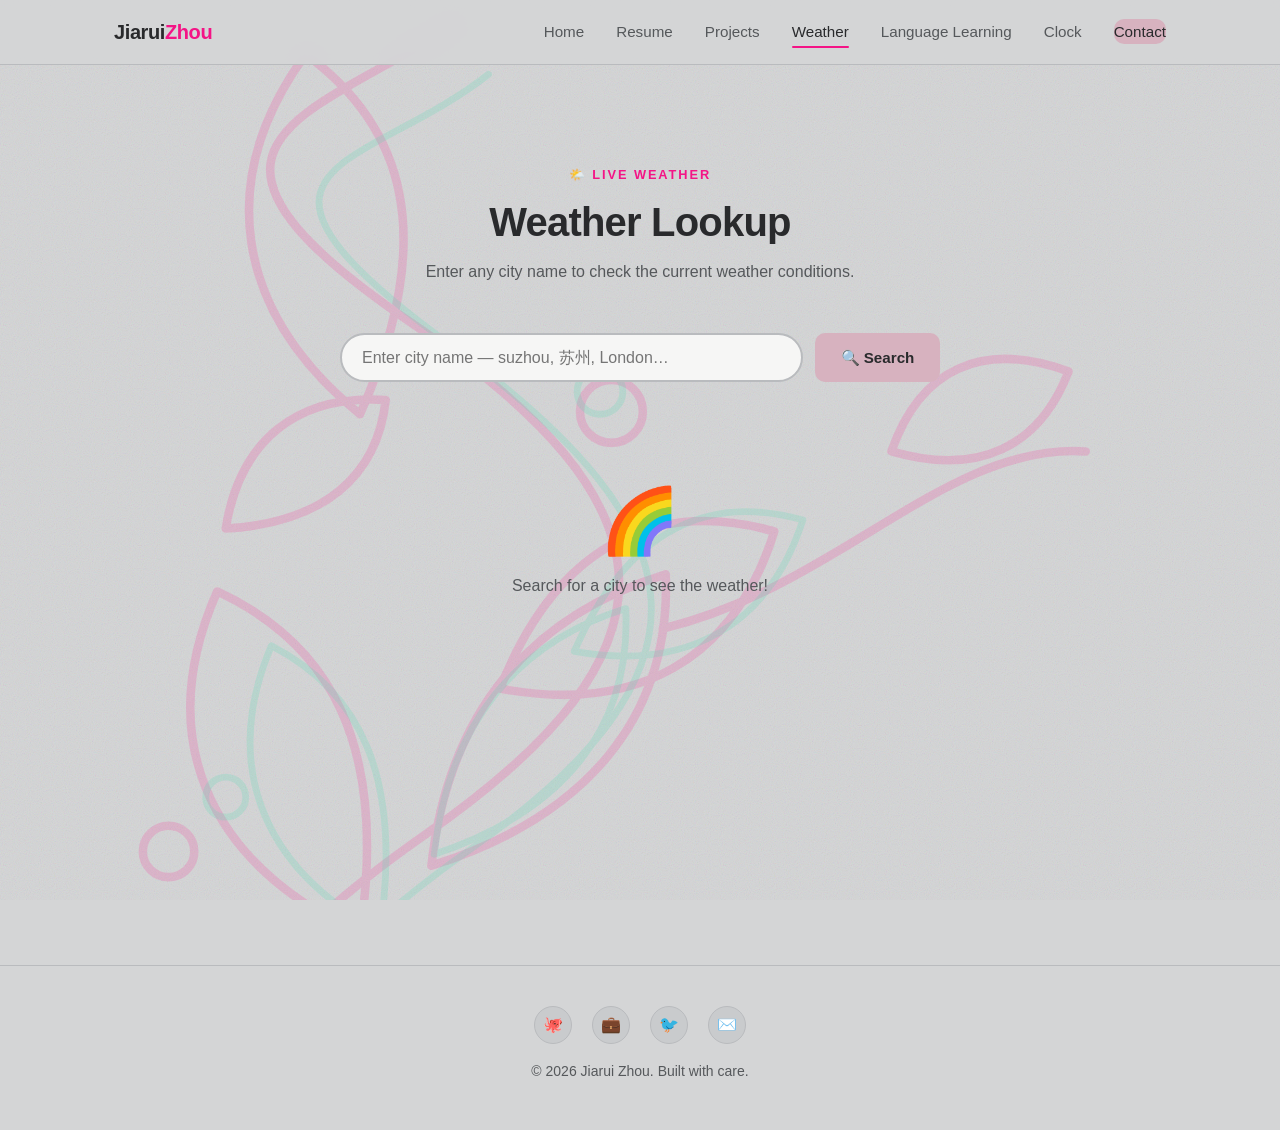
<file: weather.html>
<!DOCTYPE html>
<html lang="en">
<head>
  <meta charset="UTF-8" />
  <meta name="viewport" content="width=device-width, initial-scale=1.0" />
  <title>Jiarui Zhou — Weather</title>
  <link rel="stylesheet" href="styles.css" />
</head>
<body>

  <!-- Navigation -->
  <nav class="nav">
    <div class="nav-inner">
      <a href="index.html" class="nav-logo">Jiarui<span>Zhou</span></a>
      <button class="nav-toggle" aria-label="Toggle navigation">
        <span></span><span></span><span></span>
      </button>
      <ul class="nav-links">
        <li><a href="index.html">Home</a></li>
        <li><a href="resume.html">Resume</a></li>
        <li><a href="projects.html">Projects</a></li>
        <li><a href="weather.html" class="active">Weather</a></li>
        <li><a href="projects.html#language-learning">Language Learning</a></li>
        <li><a href="clock.html">Clock</a></li>
        <li><a href="contact.html" class="nav-cta">Contact</a></li>
      </ul>
    </div>
  </nav>

  <!-- Weather App -->
  <main class="weather-page">
    <div class="aura aura-mint"></div>
    <div class="aura aura-pink"></div>

    <div class="container">
      <div class="section-header">
        <span class="eyebrow">🌤️ Live Weather</span>
        <h2>Weather Lookup</h2>
        <p>Enter any city name to check the current weather conditions.</p>
      </div>

      <!-- Search -->
      <div class="search-block">
        <div class="weather-search">
          <input type="text" id="city-input" class="weather-input" placeholder="Enter city name — suzhou, 苏州, London…" autocomplete="off" />
          <button id="search-btn" class="btn btn-primary">🔍 Search</button>
        </div>

        <!-- City match picker -->
        <div id="city-picker" class="city-picker" hidden>
          <p class="city-picker-hint">Multiple matches found — pick one:</p>
          <ul id="city-options" class="city-options"></ul>
        </div>
      </div>

      <!-- Weather Display -->
      <div id="weather-display" class="weather-display">
        <div class="weather-placeholder">
          <span style="font-size:4rem;">🌈</span>
          <p>Search for a city to see the weather!</p>
        </div>
      </div>
    </div>
  </main>

  <!-- Footer -->
  <footer class="footer">
    <div class="container">
      <div class="footer-social">
        <a href="#" aria-label="GitHub">🐙</a>
        <a href="#" aria-label="LinkedIn">💼</a>
        <a href="#" aria-label="Twitter">🐦</a>
        <a href="mailto:jiaruizhou16@gmail.com" aria-label="Email">✉️</a>
      </div>
      <p>© <span id="year"></span> Jiarui Zhou. Built with care.</p>
    </div>
  </footer>

  <script src="script.js"></script>
  <script>
    // Weather icon mapping (Amap weather codes → emoji)
    function getWeatherEmoji(code) {
      var icons = {
        '100': '☀️',  // Sunny
        '101': '⛅',  // Cloudy
        '102': '🌤️', // Few clouds
        '103': '🌥️', // Partly cloudy
        '104': '☁️',  // Overcast
        '150': '🌙',  // Clear night
        '151': '🌙',  // Few clouds night
        '152': '☁️',  // Partly cloudy night
        '153': '☁️',  // Overcast night
        '300': ' showers', '301': '🌧️', '302': '⛈️', '303': '⛈️',
        '304': '🌧️', '305': '🌧️', '306': '🌧️', '307': '🌨️', '308': '🌧️',
        '309': '🌦️', '310': '🌧️', '311': '🌧️', '312': '🌧️', '313': '🌧️',
        '314': '🌧️', '315': '🌧️', '316': '🌧️', '317': '🌧️', '318': '🌧️',
        '399': '🌧️',
        '400': '❄️', '401': '❄️', '402': '❄️', '403': '❄️', '404': '🌨️',
        '405': '🌨️', '406': '🌨️', '407': '🌨️', '408': '🌨️', '409': '🌨️',
        '410': '🌨️', '499': '❄️',
        '500': '🌫️', '501': '🌫️', '502': '🌫️', '503': '🌫️', '504': '🌫️',
        '507': '🌬️', '508': '🌬️', '509': '🌫️', '510': '🌫️', '511': '🌫️',
        '512': '🌫️', '513': '🌫️', '514': '🌫️', '515': '🌫️', '599': '🌫️'
      };
      return icons[String(code)] || '🌡️';
    }

    // City suggestions list (common Chinese + international cities)
    var CITY_LIST = [
      'Beijing','Shanghai','Guangzhou','Shenzhen','Tianjin','Chongqing','Suzhou','Hangzhou','Nanjing',
      'Chengdu','Wuhan','Xian','Xi\'an','Qingdao','Dalian','Xiamen','Fuzhou','Jinan','Zhengzhou',
      'Changsha','Hefei','Kunming','Nanning','Guiyang','Lanzhou','Taiyuan','Shijiazhuang','Shenyang',
      'Changchun','Harbin','Ningbo','Wuxi','Foshan','Dongguan','Zhuhai','Zhongshan','Huizhou',
      'Hong Kong','Macau','Taipei','Tokyo','Osaka','Kyoto','Seoul','Singapore','Bangkok','Kuala Lumpur',
      'Jakarta','Manila','Hanoi','Ho Chi Minh City','Mumbai','Delhi','Bangalore','Chennai','Dubai',
      'Istanbul','Paris','London','Manchester','Berlin','Munich','Rome','Milan','Madrid','Barcelona',
      'Amsterdam','Brussels','Vienna','Zurich','Geneva','Stockholm','Copenhagen','Oslo','Helsinki',
      'Prague','Budapest','Warsaw','Lisbon','Athens','Moscow','New York','Los Angeles','Chicago',
      'Houston','Phoenix','Philadelphia','San Diego','San Francisco','Seattle','Boston','Denver',
      'Washington','Toronto','Vancouver','Montreal','Mexico City','Sao Paulo','Rio de Janeiro',
      'Buenos Aires','Sydney','Melbourne','Brisbane','Auckland','Cairo','Lagos','Nairobi',
      'Johannesburg','Cape Town','Tel Aviv','Riyadh','Mecca','Doha','Kuwait City','Karachi','Lahore'
    ];

    function levenshtein(a, b) {
      a = a.toLowerCase(); b = b.toLowerCase();
      var m = a.length, n = b.length;
      if (m === 0) return n;
      if (n === 0) return m;
      var d = [];
      for (var i = 0; i <= m; i++) { d[i] = [i]; }
      for (var j = 0; j <= n; j++) { d[0][j] = j; }
      for (i = 1; i <= m; i++) {
        for (j = 1; j <= n; j++) {
          var cost = a[i-1] === b[j-1] ? 0 : 1;
          d[i][j] = Math.min(d[i-1][j]+1, d[i][j-1]+1, d[i-1][j-1]+cost);
        }
      }
      return d[m][n];
    }

    function suggestCities(query) {
      var q = query.toLowerCase().trim();
      if (!q) return [];
      var scored = CITY_LIST.map(function(city) {
        var cl = city.toLowerCase();
        var dist = levenshtein(q, cl);
        var boost = 0;
        if (cl.indexOf(q) === 0) boost = 5;
        else if (cl.indexOf(q) !== -1) boost = 2;
        return { city: city, score: boost - dist };
      });
      scored.sort(function(a, b) { return b.score - a.score; });
      return scored.filter(function(s) { return s.score > -4; }).slice(0, 5).map(function(s) { return s.city; });
    }

    function showNotFoundWithSuggestions(query) {
      var display = document.getElementById('weather-display');
      var suggestions = suggestCities(query);
      var html = '<div class="weather-error"><span style="font-size:3rem;">😕</span><p>Couldn’t find “<b>' + query + '</b>”. Did you mean:</p>';
      if (suggestions.length > 0) {
        html += '<div class="weather-suggestions">';
        suggestions.forEach(function(c) {
          html += '<button class="weather-suggestion" data-city="' + c + '">' + c + '</button>';
        });
        html += '</div>';
      } else {
        html += '<p style="font-size:0.85rem;">No close matches. Please check the spelling.</p>';
      }
      html += '</div>';
      display.innerHTML = html;
      var btns = display.querySelectorAll('.weather-suggestion');
      btns.forEach(function(b) {
        b.addEventListener('click', function() {
          var city = b.getAttribute('data-city');
          document.getElementById('city-input').value = city;
          fetchWeather();
        });
      });
    }

    var GEOCODE_URL = 'https://geocoding-api.open-meteo.com/v1/search';

    // Resolve a typed query into every place it could mean.
    async function geocodeCities(query) {
      var url = GEOCODE_URL + '?name=' + encodeURIComponent(query) + '&count=12&language=zh&format=json';
      var proxies = [
        function (u) { return u; },
        function (u) { return 'https://api.allorigins.win/raw?url=' + encodeURIComponent(u); },
        function (u) { return 'https://corsproxy.io/?url=' + encodeURIComponent(u); },
        function (u) { return 'https://api.codetabs.com/v1/proxy/?quest=' + encodeURIComponent(u); }
      ];
      for (var i = 0; i < proxies.length; i++) {
        try {
          var response = await fetchWithTimeout(proxies[i](url), 4000);
          if (!response.ok) continue;
          var data = await response.json();
          if (!data || !data.results) return [];
          // Keep populated places only — drops airports, hills and parks
          return data.results
            .filter(function (r) { return r.feature_code && r.feature_code.indexOf('PPL') === 0; })
            .sort(function (a, b) { return (b.population || 0) - (a.population || 0); })
            .slice(0, 6);
        } catch (e) { /* try next proxy */ }
      }
      return [];
    }

    // Chinese place names collide when typed as pinyin (suzhou = 苏州 or 宿州),
    // so prefix the province — the weather API resolves "江苏苏州" correctly.
    function cityQuery(place) {
      if (place.country_code === 'CN' && place.admin1) return place.admin1 + place.name;
      return place.name;
    }

    function cityRegion(place) {
      if (place.country_code === 'CN') return place.admin1 || '';
      return [place.admin1, place.country].filter(Boolean).join(' · ');
    }

    function hidePicker() {
      document.getElementById('city-picker').hidden = true;
    }

    function showPicker(places) {
      var picker = document.getElementById('city-picker');
      var list = document.getElementById('city-options');
      list.innerHTML = '';
      places.forEach(function (place) {
        var li = document.createElement('li');
        var btn = document.createElement('button');
        btn.type = 'button';
        btn.className = 'city-option';
        btn.innerHTML =
          '<span class="city-option-name"></span>' +
          '<span class="city-option-region"></span>';
        btn.querySelector('.city-option-name').textContent = place.name;
        btn.querySelector('.city-option-region').textContent = cityRegion(place);
        btn.addEventListener('click', function () {
          hidePicker();
          document.getElementById('city-input').value = place.name;
          fetchWeather(cityQuery(place));
        });
        li.appendChild(btn);
        list.appendChild(li);
      });
      picker.hidden = false;
    }

    async function handleSearch() {
      var input = document.getElementById('city-input');
      var query = input.value.trim();
      if (!query) { input.focus(); return; }
      hidePicker();

      var matches = await geocodeCities(query);
      if (matches.length > 1) {
        showPicker(matches);
        document.getElementById('weather-display').innerHTML =
          '<div class="weather-placeholder"><span style="font-size:4rem;">🔎</span>' +
          '<p>More than one place matches “' + query + '”. Choose the one you want.</p></div>';
        return;
      }
      fetchWeather(matches.length === 1 ? cityQuery(matches[0]) : query);
    }

    function fetchWithTimeout(url, ms) {
      return Promise.race([
        fetch(url),
        new Promise(function (_, reject) {
          setTimeout(function () { reject(new Error('timeout')); }, ms);
        })
      ]);
    }

    async function fetchWeather(resolvedCity) {
      var city = resolvedCity || document.getElementById('city-input').value.trim();
      if (!city) {
        document.getElementById('city-input').focus();
        return;
      }

      var display = document.getElementById('weather-display');
      display.innerHTML = '<div class="weather-loading"><span class="weather-spinner"></span><p>Loading weather...</p></div>';

      try {
        var apiUrl = 'https://uapis.cn/api/v1/misc/weather?city=' + encodeURIComponent(city);
        var proxies = [
          function (u) { return u; },
          function (u) { return 'https://api.allorigins.win/raw?url=' + encodeURIComponent(u); },
          function (u) { return 'https://corsproxy.io/?url=' + encodeURIComponent(u); },
          function (u) { return 'https://api.codetabs.com/v1/proxy/?quest=' + encodeURIComponent(u); }
        ];
        var data = null;
        for (var i = 0; i < proxies.length; i++) {
          try {
            var response = await fetchWithTimeout(proxies[i](apiUrl), 3500);
            if (!response.ok) continue;
            data = await response.json();
            if (data && data.city) break;
          } catch (e) { /* try next proxy */ }
        }

        if (!data || !data.city) {
          showNotFoundWithSuggestions(city);
          return;
        }

        var emoji = getWeatherEmoji(data.weather_icon);

        display.innerHTML =
          '<div class="weather-card">' +
            '<div class="weather-card-header">' +
              '<div class="weather-emoji">' + emoji + '</div>' +
              '<div class="weather-city-info">' +
                '<h3>' + data.city + '</h3>' +
                '<p class="weather-province">' + (data.province || '') + '</p>' +
              '</div>' +
            '</div>' +
            '<div class="weather-temp">' + data.temperature + '<span class="weather-degree">°C</span></div>' +
            '<div class="weather-condition">' + (data.weather || '') + '</div>' +
            '<div class="weather-details">' +
              '<div class="weather-detail-item">' +
                '<span class="weather-detail-label">💨 Wind</span>' +
                '<span class="weather-detail-value">' + (data.wind_direction || '—') + ' ' + (data.wind_power || '') + '</span>' +
              '</div>' +
              '<div class="weather-detail-item">' +
                '<span class="weather-detail-label">💧 Humidity</span>' +
                '<span class="weather-detail-value">' + (data.humidity || '—') + '%</span>' +
              '</div>' +
            '</div>' +
            '<p class="weather-report-time">🕐 ' + (data.report_time || '') + '</p>' +
          '</div>';
      } catch (err) {
        console.error('Weather fetch failed:', err);
        display.innerHTML = '<div class="weather-error"><span style="font-size:3rem;">⚠️</span><p>Could not load weather. Please check your network and try again.</p></div>';
      }
    }

    var searchInput = document.getElementById('city-input');
    document.getElementById('search-btn').addEventListener('click', handleSearch);
    searchInput.addEventListener('keydown', function(e) {
      if (e.key === 'Enter') {
        e.preventDefault();
        handleSearch();
      } else if (e.key === 'Escape') {
        hidePicker();
      }
    });

    // Suggest matches while typing, so the choice is visible before searching
    var suggestTimer = null;
    searchInput.addEventListener('input', function() {
      clearTimeout(suggestTimer);
      var query = searchInput.value.trim();
      if (query.length < 2) { hidePicker(); return; }
      suggestTimer = setTimeout(async function() {
        var matches = await geocodeCities(query);
        if (matches.length > 1) showPicker(matches);
        else hidePicker();
      }, 450);
    });
    searchInput.addEventListener('blur', function() {
      setTimeout(hidePicker, 180);
    });
  </script>
</body>
</html>
</file>
<file: styles.css>
/* ============================================
   Personal Website — Shared Styles
   Design system: clean, modern, friendly
   ============================================ */

/* --- Reset & Base --- */
*,
*::before,
*::after {
  box-sizing: border-box;
  margin: 0;
  padding: 0;
}

:root {
  --bg: #d4d5d6;
  --bg-alt: #c9cbcd;
  --bg-warm: #e1e2e3;
  --text: #292a2c;
  --text-light: #55585b;
  --text-muted: #777b7f;
  --accent: #f41486;
  --accent-hover: #d70d72;
  --accent-soft: #fbd8e9;
  --button-lotus: #d7b2bf;
  --button-lotus-hover: #c597a7;
  --pink: #56d7ad;
  --border: #b9bbbe;
  --white: #f6f6f5;
  --shadow-sm: 0 1px 2px rgba(0, 0, 0, 0.05);
  --shadow: 0 4px 6px -1px rgba(0, 0, 0, 0.1), 0 2px 4px -2px rgba(0, 0, 0, 0.1);
  --shadow-lg: 0 10px 15px -3px rgba(0, 0, 0, 0.1), 0 4px 6px -4px rgba(0, 0, 0, 0.1);
  --radius: 16px;
  --radius-sm: 10px;
  --radius-lg: 24px;
  --max-w: 1100px;
}

html {
  scroll-behavior: smooth;
}

body {
  font-family: 'Inter', -apple-system, BlinkMacSystemFont, 'Segoe UI', Roboto,
    Oxygen, Ubuntu, Cantarell, sans-serif;
  color: var(--text);
  background-color: var(--bg);
  line-height: 1.6;
  font-size: 16px;
  -webkit-font-smoothing: antialiased;
}

img {
  max-width: 100%;
  display: block;
}

a {
  color: var(--accent);
  text-decoration: none;
  transition: color 0.2s ease;
}

a:hover {
  color: var(--accent-hover);
}

/* --- Typography --- */
h1, h2, h3, h4 {
  font-weight: 700;
  line-height: 1.25;
  color: var(--text);
  letter-spacing: -0.02em;
}

h1 { font-size: clamp(2.25rem, 5vw, 3.5rem); }
h2 { font-size: clamp(1.75rem, 3.5vw, 2.5rem); }
h3 { font-size: clamp(1.25rem, 2.5vw, 1.5rem); }

p {
  color: var(--text-light);
  margin-bottom: 1rem;
}

.eyebrow {
  display: inline-block;
  font-size: 0.8rem;
  font-weight: 600;
  text-transform: uppercase;
  letter-spacing: 0.15em;
  color: var(--accent);
  margin-bottom: 0.75rem;
}

/* --- Layout --- */
.container {
  max-width: var(--max-w);
  margin: 0 auto;
  padding: 0 1.5rem;
}

section {
  padding: 5rem 0;
}

/* --- Navigation --- */
.nav {
  position: sticky;
  top: 0;
  z-index: 100;
  background: rgba(212, 213, 214, 0.92);
  backdrop-filter: saturate(180%) blur(12px);
  border-bottom: 1px solid var(--border);
}

.nav-inner {
  display: flex;
  align-items: center;
  justify-content: space-between;
  height: 64px;
  max-width: var(--max-w);
  margin: 0 auto;
  padding: 0 1.5rem;
}

.nav-logo {
  font-weight: 700;
  font-size: 1.25rem;
  color: var(--text);
  letter-spacing: -0.02em;
}

.nav-logo span {
  color: var(--accent);
}

.nav-links {
  display: flex;
  gap: 2rem;
  list-style: none;
  align-items: center;
}

.nav-links a {
  color: var(--text-light);
  font-weight: 500;
  font-size: 0.95rem;
  position: relative;
  padding: 0.25rem 0;
}

.nav-links a:hover {
  color: var(--text);
}

.nav-links a.active {
  color: var(--text);
}

.nav-links a.active::after {
  content: '';
  position: absolute;
  bottom: -4px;
  left: 0;
  right: 0;
  height: 2px;
  background: var(--accent);
  border-radius: 2px;
}

.nav-cta {
  background: var(--button-lotus);
  color: #292a2c !important;
  padding: 0.5rem 1.1rem;
  border-radius: var(--radius-sm);
  transition: background 0.2s ease, transform 0.15s ease;
}

.nav-cta:hover {
  background: var(--button-lotus-hover);
  transform: translateY(-1px);
  color: #292a2c !important;
}

.emoji-btn,
.fav-carousel-btn,
.clock-remove {
  background-color: var(--button-lotus);
  color: #292a2c;
}

.emoji-btn:hover,
.fav-carousel-btn:hover,
.clock-remove:hover {
  background-color: var(--button-lotus-hover);
  color: #292a2c;
}

.nav-toggle {
  display: none;
  flex-direction: column;
  gap: 5px;
  background: none;
  border: none;
  cursor: pointer;
  padding: 0.25rem;
}

.nav-toggle span {
  width: 24px;
  height: 2px;
  background: var(--text);
  border-radius: 2px;
  transition: transform 0.2s ease;
}

/* --- Buttons --- */
.btn {
  display: inline-flex;
  align-items: center;
  gap: 0.5rem;
  padding: 0.85rem 1.6rem;
  border-radius: var(--radius-sm);
  font-weight: 600;
  font-size: 0.95rem;
  cursor: pointer;
  border: none;
  transition: transform 0.15s ease, box-shadow 0.2s ease, background 0.2s ease;
  text-decoration: none;
}

.btn-primary {
  background: var(--button-lotus);
  color: #292a2c;
}

.btn-primary:hover {
  background: var(--button-lotus-hover);
  color: #292a2c;
  transform: translateY(-2px);
  box-shadow: var(--shadow-lg);
}

.btn-secondary {
  background: var(--button-lotus);
  color: #292a2c;
  border: 1.5px solid var(--button-lotus-hover);
}

.btn-secondary:hover {
  border-color: var(--accent);
  color: var(--accent);
  transform: translateY(-2px);
}

/* --- Hero --- */
.hero {
  padding: 6rem 0 5rem;
  background: rgba(201, 203, 205, 0.72);
  text-align: center;
}

.hero-content {
  max-width: 900px;
  margin: 0 auto;
}

.hero-avatar {
  width: 120px;
  height: 120px;
  border-radius: 50%;
  background: linear-gradient(135deg, var(--accent), var(--pink));
  margin: 0 auto 1.5rem;
  display: flex;
  align-items: center;
  justify-content: center;
  font-size: 2.75rem;
  color: var(--white);
  font-weight: 700;
  box-shadow: var(--shadow-lg);
  overflow: hidden;
}

.hero-avatar img {
  width: 100%;
  height: 100%;
  object-fit: cover;
  display: block;
}

.hero h1 {
  margin-bottom: 1rem;
}

.hero h1 span {
  background: linear-gradient(135deg, var(--accent), var(--pink));
  -webkit-background-clip: text;
  -webkit-text-fill-color: transparent;
  background-clip: text;
}

.hero .lead {
  font-size: 1.15rem;
  color: var(--text-light);
  margin-bottom: 2rem;
}

.hero-actions {
  display: flex;
  gap: 1rem;
  justify-content: center;
  flex-wrap: wrap;
}

/* --- Sections --- */
.section {
  padding: 5rem 0;
}

.section-alt {
  background: rgba(201, 203, 205, 0.7);
}

.section-header {
  text-align: center;
  margin-bottom: 3rem;
}

.section-header h2 {
  margin-bottom: 0.75rem;
}

.section-header p {
  max-width: 600px;
  margin: 0 auto;
}

/* --- Cards --- */
.card {
  background: rgba(246, 246, 245, 0.92);
  border: 1px solid var(--border);
  border-radius: var(--radius);
  padding: 1.75rem;
  transition: transform 0.2s ease, box-shadow 0.2s ease, border-color 0.2s ease;
}

.card:hover {
  transform: translateY(-4px);
  box-shadow: var(--shadow-lg);
  border-color: transparent;
}

/* --- Skills (home) --- */
.skills-grid {
  display: grid;
  grid-template-columns: repeat(auto-fit, minmax(220px, 1fr));
  gap: 1.25rem;
}

.skill-card {
  text-align: center;
}

.skill-icon {
  width: 48px;
  height: 48px;
  border-radius: 12px;
  background: var(--accent-soft);
  color: var(--accent);
  display: flex;
  align-items: center;
  justify-content: center;
  font-size: 1.5rem;
  margin: 0 auto 1rem;
}

.skill-card h3 {
  margin-bottom: 0.5rem;
}

.skill-card p {
  font-size: 0.9rem;
  margin-bottom: 0;
}

/* --- Project Cards --- */
.projects-grid {
  display: grid;
  grid-template-columns: repeat(auto-fill, minmax(320px, 1fr));
  gap: 1.5rem;
}

.project-card {
  background: rgba(246, 246, 245, 0.94);
  border: 1px solid var(--border);
  border-radius: var(--radius);
  overflow: hidden;
  transition: transform 0.2s ease, box-shadow 0.2s ease;
}

.project-card:hover {
  transform: translateY(-4px);
  box-shadow: var(--shadow-lg);
}

.project-thumb {
  height: 180px;
  background: linear-gradient(135deg, var(--accent), var(--pink));
  display: flex;
  align-items: center;
  justify-content: center;
  font-size: 3rem;
  color: var(--white);
  font-weight: 700;
}

.project-body {
  padding: 1.5rem;
}

.project-body h3 {
  margin-bottom: 0.5rem;
}

.project-body p {
  font-size: 0.95rem;
  margin-bottom: 1rem;
}

.project-tags {
  display: flex;
  flex-wrap: wrap;
  gap: 0.5rem;
}

.tag {
  font-size: 0.75rem;
  font-weight: 600;
  padding: 0.25rem 0.75rem;
  border-radius: 999px;
  background: var(--accent-soft);
  color: var(--accent);
}

/* --- Resume --- */
.resume-wrapper {
  max-width: 820px;
  margin: 0 auto;
}

.resume-header {
  text-align: center;
  padding-bottom: 2rem;
  border-bottom: 1px solid var(--border);
  margin-bottom: 3rem;
}

.resume-header h1 {
  margin-bottom: 0.5rem;
}

.resume-header .title {
  color: var(--text-light);
  font-size: 1.1rem;
}

.resume-contact {
  display: flex;
  justify-content: center;
  gap: 1.5rem;
  flex-wrap: wrap;
  margin-top: 1rem;
  font-size: 0.9rem;
  color: var(--text-light);
}

.resume-contact span {
  display: inline-flex;
  align-items: center;
  gap: 0.35rem;
}

.resume-section {
  margin-bottom: 3rem;
}

.resume-section h2 {
  font-size: 1.35rem;
  padding-bottom: 0.5rem;
  border-bottom: 2px solid var(--accent);
  display: inline-block;
  margin-bottom: 1.5rem;
}

.resume-item {
  margin-bottom: 2rem;
  position: relative;
  padding-left: 1.5rem;
  border-left: 2px solid var(--border);
}

.resume-item:last-child {
  margin-bottom: 0;
}

.resume-item::before {
  content: '';
  position: absolute;
  left: -6px;
  top: 6px;
  width: 10px;
  height: 10px;
  border-radius: 50%;
  background: var(--accent);
}

.resume-item h3 {
  margin-bottom: 0.25rem;
}

.resume-item .org {
  color: var(--accent);
  font-weight: 600;
  margin-bottom: 0.25rem;
}

.resume-item .date {
  font-size: 0.85rem;
  color: var(--text-muted);
  margin-bottom: 0.75rem;
}

.resume-item ul {
  padding-left: 1.25rem;
  color: var(--text-light);
}

.resume-item li {
  margin-bottom: 0.35rem;
  font-size: 0.95rem;
}

.skill-list {
  display: flex;
  flex-wrap: wrap;
  gap: 0.6rem;
}

.skill-pill {
  padding: 0.4rem 1rem;
  background: var(--bg-alt);
  border: 1px solid var(--border);
  border-radius: 999px;
  font-size: 0.85rem;
  font-weight: 500;
  color: var(--text);
}

/* --- Contact --- */
.contact-wrapper {
  max-width: 700px;
  margin: 0 auto;
}

.contact-intro {
  text-align: center;
  margin-bottom: 3rem;
}

.contact-methods {
  display: grid;
  gap: 1rem;
  margin-bottom: 3rem;
}

.contact-card {
  display: flex;
  align-items: center;
  gap: 1.25rem;
  padding: 1.25rem 1.5rem;
}

.contact-card-icon {
  width: 44px;
  height: 44px;
  border-radius: 10px;
  background: var(--accent-soft);
  color: var(--accent);
  display: flex;
  align-items: center;
  justify-content: center;
  font-size: 1.25rem;
  flex-shrink: 0;
}

.contact-card-info h4 {
  font-size: 1rem;
  margin-bottom: 0.15rem;
}

.contact-card-info a,
.contact-card-info span {
  font-size: 0.9rem;
  color: var(--text-light);
}

/* --- Contact Form --- */
.form-group {
  margin-bottom: 1.25rem;
}

.form-group label {
  display: block;
  font-weight: 600;
  font-size: 0.9rem;
  margin-bottom: 0.5rem;
  color: var(--text);
}

.form-group input,
.form-group textarea {
  width: 100%;
  padding: 0.8rem 1rem;
  border: 1.5px solid var(--border);
  border-radius: var(--radius-sm);
  font-family: inherit;
  font-size: 0.95rem;
  color: var(--text);
  background: var(--white);
  transition: border-color 0.2s ease, box-shadow 0.2s ease;
}

.form-group input:focus,
.form-group textarea:focus {
  outline: none;
  border-color: var(--accent);
  box-shadow: 0 0 0 3px rgba(255, 61, 139, 0.18);
}

.form-group textarea {
  resize: vertical;
  min-height: 130px;
}

.form-row {
  display: grid;
  grid-template-columns: 1fr 1fr;
  gap: 1rem;
}

.form-status {
  margin-top: 1rem;
  padding: 0.85rem 1rem;
  border-radius: var(--radius-sm);
  font-size: 0.9rem;
  display: none;
}

.form-status.success {
  display: block;
  background: #f0fdf4;
  color: #166534;
  border: 1px solid #bbf7d0;
}

.form-status.error {
  display: block;
  background: #fef2f2;
  color: #991b1b;
  border: 1px solid #fecaca;
}

/* --- Footer --- */
.footer {
  padding: 2.5rem 0;
  border-top: 1px solid var(--border);
  text-align: center;
  background: var(--bg);
}

.footer p {
  font-size: 0.875rem;
  margin-bottom: 0.5rem;
}

.footer-social {
  display: flex;
  justify-content: center;
  gap: 1.25rem;
  margin-bottom: 1rem;
}

.footer-social a {
  width: 38px;
  height: 38px;
  border-radius: 50%;
  background: var(--bg-alt);
  border: 1px solid var(--border);
  display: flex;
  align-items: center;
  justify-content: center;
  color: var(--text-light);
  font-size: 1rem;
  transition: all 0.2s ease;
}

.footer-social a:hover {
  background: var(--accent);
  border-color: var(--accent);
  color: var(--white);
  transform: translateY(-2px);
}

/* --- R&B Music Zone --- */
.rnb-grid {
  display: grid;
  grid-template-columns: repeat(auto-fill, minmax(300px, 1fr));
  gap: 1.5rem;
  margin-top: 2rem;
}

.rnb-card {
  background: var(--white);
  border: 1px solid var(--border);
  border-radius: var(--radius);
  overflow: hidden;
  transition: transform 0.2s ease, box-shadow 0.2s ease;
}

.rnb-card:hover {
  transform: translateY(-4px);
  box-shadow: var(--shadow-lg);
}

.rnb-portrait {
  aspect-ratio: 4 / 3;
  overflow: hidden;
  background: linear-gradient(135deg, var(--accent-soft), var(--pink));
}

.rnb-portrait img {
  width: 100%;
  height: 100%;
  object-fit: cover;
  display: block;
}

.rnb-info {
  padding: 1.25rem 1.25rem 1.5rem;
}

.rnb-info h3 {
  font-size: 1.25rem;
  margin-bottom: 0.15rem;
  color: var(--text);
}

.rnb-years {
  display: inline-block;
  font-size: 0.8rem;
  font-weight: 600;
  color: var(--accent);
  margin-bottom: 0.75rem;
  letter-spacing: 0.04em;
}

.rnb-info p {
  font-size: 0.92rem;
  color: var(--text-light);
  margin-bottom: 0;
  line-height: 1.55;
}

.rnb-info em {
  font-style: italic;
  color: var(--accent);
}

/* ============================================
   My Favorite Singers — Elegant Gallery
   ============================================ */
.fav-artist {
  background: var(--white);
  border-radius: var(--radius-lg);
  overflow: hidden;
  margin-bottom: 2.5rem;
  box-shadow: 0 8px 30px rgba(255, 79, 168, 0.12), 0 2px 8px rgba(0, 0, 0, 0.06);
  border: 1px solid var(--border);
}

.fav-artist-header {
  text-align: center;
  padding: 2.25rem 2rem 1.5rem;
  background: linear-gradient(180deg, var(--accent-soft) 0%, transparent 100%);
}

.fav-artist-crown {
  font-size: 2.5rem;
  margin-bottom: 0.5rem;
}

.fav-artist-header h3 {
  font-size: clamp(1.6rem, 3vw, 2.1rem);
  color: var(--accent);
  margin-bottom: 0.25rem;
}

.fav-artist-years {
  display: inline-block;
  font-size: 0.85rem;
  font-weight: 600;
  color: var(--text-muted);
  letter-spacing: 0.05em;
  margin-bottom: 0.75rem;
}

.fav-artist-bio {
  max-width: 580px;
  margin: 0 auto;
  font-size: 0.95rem;
  line-height: 1.7;
  color: var(--text-light);
}

.fav-artist-bio em {
  font-style: italic;
  color: var(--accent);
}

/* Gallery: compact carousel with left/right buttons */
.fav-carousel {
  display: flex;
  align-items: center;
  justify-content: center;
  gap: 0.75rem;
  padding: 1.25rem 1rem;
}

.fav-carousel-stage {
  position: relative;
  width: 300px;
  height: 300px;
  border-radius: 14px;
  overflow: hidden;
  box-shadow: 0 4px 16px rgba(255, 79, 168, 0.15);
  flex-shrink: 0;
}

.fav-carousel-stage img {
  width: 100%;
  height: 100%;
  object-fit: cover;
  display: block;
  transition: opacity 0.3s ease;
}

.fav-carousel-count {
  position: absolute;
  bottom: 8px;
  right: 10px;
  font-size: 0.75rem;
  font-weight: 600;
  color: var(--white);
  background: rgba(0, 0, 0, 0.45);
  padding: 2px 10px;
  border-radius: 999px;
  backdrop-filter: blur(4px);
}

.fav-carousel-btn {
  width: 42px;
  height: 42px;
  border-radius: 50%;
  border: 2px solid var(--accent);
  background: var(--white);
  color: var(--accent);
  font-size: 1.1rem;
  font-weight: 700;
  cursor: pointer;
  display: flex;
  align-items: center;
  justify-content: center;
  transition: all 0.2s ease;
  flex-shrink: 0;
}

.fav-carousel-btn:hover {
  background: var(--accent);
  color: var(--white);
  transform: scale(1.1);
}

.fav-carousel-btn:active {
  transform: scale(0.95);
}

/* Empty placeholder gallery */
.fav-gallery-empty-main {
  display: flex;
  align-items: center;
  justify-content: center;
  background: linear-gradient(135deg, var(--accent-soft), var(--bg-alt));
}

.fav-gallery {
  display: flex;
  align-items: center;
  justify-content: center;
  padding: 1.25rem 1rem;
}

.fav-gallery-main {
  width: 300px;
  height: 300px;
  border-radius: 14px;
  overflow: hidden;
  display: flex;
  align-items: center;
  justify-content: center;
  background: linear-gradient(135deg, var(--accent-soft), var(--bg-alt));
}

/* Responsive */
@media (max-width: 768px) {
  .fav-carousel-stage {
    width: 240px;
    height: 240px;
  }
  .fav-gallery-main {
    width: 240px;
    height: 240px;
  }
}

/* --- K-Pop Concert Calendar --- */
.concert-app {
  max-width: 720px;
  margin: 0 auto;
}

/* Concert progress */
.concert-progress {
  display: flex;
  flex-direction: column;
  gap: 0.5rem;
  margin-bottom: 1.25rem;
  padding: 0.9rem 1.1rem;
  background: var(--white);
  border: 1.5px solid var(--border);
  border-radius: var(--radius);
}

.concert-progress-text {
  font-size: 0.85rem;
  font-weight: 500;
  color: var(--text-light);
}

.concert-progress-text #going-count {
  color: var(--accent);
  font-weight: 700;
  font-size: 1rem;
}

.concert-progress-text #total-count {
  font-weight: 600;
}

.concert-progress-text .going-label {
  color: var(--accent);
  font-weight: 600;
}

.concert-progress-bar {
  height: 8px;
  background: var(--bg-alt);
  border-radius: 999px;
  overflow: hidden;
}

.concert-progress-fill {
  height: 100%;
  width: 0%;
  background: linear-gradient(90deg, var(--accent), var(--pink));
  border-radius: 999px;
  transition: width 0.35s ease;
}

.concert-list {
  display: flex;
  flex-direction: column;
  gap: 0.8rem;
  margin-bottom: 2.5rem;
}

.concert-card {
  display: flex;
  align-items: stretch;
  gap: 1rem;
  padding: 1rem 1.1rem;
  background: var(--white);
  border: 1.5px solid var(--border);
  border-radius: var(--radius);
  transition: transform 0.2s ease, box-shadow 0.2s ease, border-color 0.2s ease;
  flex-wrap: wrap;
}

.concert-card:hover {
  transform: translateY(-2px);
  box-shadow: var(--shadow-lg);
  border-color: var(--accent);
}

.concert-card.going {
  border-color: var(--accent);
  background: linear-gradient(135deg, var(--accent-soft) 0%, var(--white) 50%);
}

.concert-card.past {
  opacity: 0.55;
  background: var(--bg-alt);
}

.concert-date {
  flex-shrink: 0;
  width: 64px;
  height: 64px;
  border-radius: 14px;
  background: linear-gradient(135deg, var(--accent), var(--pink));
  color: var(--white);
  display: flex;
  flex-direction: column;
  align-items: center;
  justify-content: center;
  box-shadow: var(--shadow);
}

.concert-month {
  font-size: 0.75rem;
  font-weight: 600;
  text-transform: uppercase;
  letter-spacing: 0.08em;
  line-height: 1;
  opacity: 0.95;
}

.concert-day {
  font-size: 1.6rem;
  font-weight: 700;
  line-height: 1;
  margin-top: 2px;
}

.concert-info {
  flex: 1;
  min-width: 0;
  display: flex;
  flex-direction: column;
  justify-content: center;
}

.concert-artist {
  font-size: 1.05rem;
  margin-bottom: 0.2rem;
  letter-spacing: -0.01em;
}

.concert-venue {
  font-size: 0.85rem;
  color: var(--text-light);
  margin-bottom: 0.15rem;
  display: flex;
  align-items: center;
  gap: 0.2rem;
}

.concert-venue-emoji {
  flex-shrink: 0;
}

/* Inline editable text */
.concert-editable {
  cursor: text;
  border-radius: 6px;
  padding: 1px 4px;
  margin: -1px -4px;
  transition: background 0.15s ease, box-shadow 0.15s ease;
  outline: none;
  position: relative;
}

.concert-editable:hover {
  background: var(--accent-soft);
  box-shadow: 0 0 0 1px var(--accent);
}

.concert-editable:focus {
  background: var(--white);
  box-shadow: 0 0 0 2px var(--accent);
  outline: none;
  cursor: text;
}

.concert-full-date {
  font-size: 0.78rem;
  color: var(--text-muted);
}

.concert-going {
  flex-shrink: 0;
  display: flex;
  flex-direction: column;
  align-items: center;
  justify-content: center;
  cursor: pointer;
  padding: 0.25rem 0.5rem;
  border-radius: 10px;
  transition: background 0.15s ease;
  user-select: none;
}

.concert-going:hover {
  background: var(--accent-soft);
}

.concert-going input[type="checkbox"] {
  width: 18px;
  height: 18px;
  accent-color: var(--accent);
  cursor: pointer;
  margin-bottom: 2px;
}

.concert-going-label {
  font-size: 0.72rem;
  font-weight: 600;
  color: var(--accent);
  white-space: nowrap;
}

/* Concert add row */
.concert-add {
  background: var(--white);
  border: 1.5px dashed var(--border);
  border-radius: var(--radius);
  padding: 1.25rem;
}

.concert-input-row {
  display: flex;
  gap: 0.6rem;
  flex-wrap: wrap;
}

.concert-date-input,
.concert-text-input {
  padding: 0.7rem 0.85rem;
  border: 1.5px solid var(--border);
  border-radius: var(--radius-sm);
  font-family: inherit;
  font-size: 0.9rem;
  color: var(--text);
  background: var(--white);
  transition: border-color 0.2s ease, box-shadow 0.2s ease;
}

.concert-date-input {
  width: 150px;
  flex-shrink: 0;
}

.concert-text-input {
  flex: 1;
  min-width: 130px;
}

.concert-date-input:focus,
.concert-text-input:focus {
  outline: none;
  border-color: var(--accent);
  box-shadow: 0 0 0 3px rgba(231, 111, 81, 0.15);
}

.concert-meta-row {
  display: flex;
  align-items: center;
  gap: 0.55rem;
  flex-wrap: wrap;
}

.priority-badge {
  font-size: 0.7rem;
  font-weight: 700;
  padding: 0.18rem 0.55rem;
  border-radius: 999px;
  letter-spacing: 0.03em;
  white-space: nowrap;
}

.priority-badge.priority-low    { background: #e8f5e9; color: #2e7d32; }
.priority-badge.priority-medium { background: #fff3e0; color: #e65100; }
.priority-badge.priority-high   { background: #fdecea; color: #c62828; }

/* Delete concert button (sits at the end of the meta-row) */
.concert-delete {
  margin-left: auto;
  background: transparent;
  border: none;
  color: var(--text-muted);
  font-size: 1.15rem;
  line-height: 1;
  cursor: pointer;
  padding: 0.15rem 0.45rem;
  border-radius: 8px;
  transition: background 0.15s ease, color 0.15s ease;
}
.concert-delete:hover {
  background: #fdecea;
  color: #c62828;
}

/* Emoji + priority pickers */
.picker-label {
  font-size: 0.78rem;
  font-weight: 600;
  color: var(--text-muted);
  text-transform: uppercase;
  letter-spacing: 0.06em;
}

.emoji-picker-wrap {
  margin-top: 0.85rem;
  display: flex;
  align-items: center;
  gap: 0.7rem;
  flex-wrap: wrap;
}

.emoji-picker {
  display: flex;
  gap: 0.25rem;
  flex-wrap: wrap;
}

.emoji-btn {
  width: 38px;
  height: 38px;
  border-radius: 10px;
  border: 1.5px solid transparent;
  background: var(--bg-alt);
  font-size: 1.15rem;
  cursor: pointer;
  transition: transform 0.15s ease, border-color 0.15s ease, background 0.15s ease;
}

.emoji-btn:hover {
  transform: translateY(-2px);
  border-color: var(--accent);
}

.emoji-btn.selected {
  border-color: var(--accent);
  background: var(--accent-soft);
  transform: translateY(-2px);
  box-shadow: 0 2px 8px rgba(231, 111, 81, 0.25);
}

.priority-wrap {
  margin-top: 0.85rem;
  display: flex;
  align-items: center;
  gap: 0.7rem;
  flex-wrap: wrap;
}

.priority-picker {
  display: flex;
  gap: 0.35rem;
}

.priority-option {
  display: flex;
  align-items: center;
  gap: 0.3rem;
  padding: 0.45rem 0.8rem;
  border-radius: 999px;
  border: 1.5px solid var(--border);
  background: var(--white);
  cursor: pointer;
  font-size: 0.82rem;
  font-weight: 600;
  transition: all 0.15s ease;
  user-select: none;
}

.priority-option input[type="radio"] {
  display: none;
}

.priority-option:hover {
  border-color: var(--accent);
}

.priority-option.selected {
  border-color: var(--accent);
  background: var(--accent-soft);
  color: var(--accent-dark, var(--accent));
}

.concert-add-btn-row {
  margin-top: 1rem;
  display: flex;
  justify-content: flex-end;
}

/* --- Comments --- */
.concert-comments {
  width: 100%;
  padding: 0.9rem 1.1rem 1.1rem;
  margin-top: 0.5rem;
  margin-left: -1.1rem;
  margin-right: -1.1rem;
  background: var(--bg-alt);
  border-radius: 0 0 var(--radius) var(--radius);
  border-top: 1px dashed var(--border);
}

.comments-list {
  display: flex;
  flex-direction: column;
  gap: 0.7rem;
  margin-bottom: 0.9rem;
}

.comment-item {
  display: flex;
  gap: 0.65rem;
  padding: 0.65rem 0.85rem;
  background: var(--white);
  border-radius: 12px;
  border: 1px solid var(--border);
}

.comment-avatar {
  width: 34px;
  height: 34px;
  border-radius: 50%;
  background: var(--accent-soft);
  display: flex;
  align-items: center;
  justify-content: center;
  font-size: 1.1rem;
  flex-shrink: 0;
}

.comment-body {
  flex: 1;
  min-width: 0;
}

.comment-header {
  display: flex;
  justify-content: space-between;
  align-items: center;
  margin-bottom: 0.15rem;
}

.comment-user {
  font-weight: 600;
  font-size: 0.85rem;
  color: var(--text);
}

.comment-delete {
  background: none;
  border: none;
  color: var(--text-muted);
  font-size: 1.05rem;
  cursor: pointer;
  padding: 0.15rem 0.4rem;
  border-radius: 6px;
  line-height: 1;
  transition: all 0.15s ease;
}

.comment-delete:hover {
  color: #ef4444;
  background: #fef2f2;
}

.comment-text {
  font-size: 0.82rem;
  color: var(--text-light);
  line-height: 1.45;
  word-break: break-word;
}

.comments-empty {
  text-align: center;
  font-size: 0.8rem;
  color: var(--text-muted);
  padding: 0.4rem 0 0.6rem;
  font-style: italic;
}

.comment-form {
  display: flex;
  gap: 0.45rem;
  flex-wrap: wrap;
}

.comment-avatar-input {
  width: 54px;
  flex-shrink: 0;
}

.comment-user-input {
  width: 110px;
  flex-shrink: 0;
}

.comment-text-input {
  flex: 1;
  min-width: 140px;
}

.comment-avatar-input,
.comment-user-input,
.comment-text-input {
  padding: 0.5rem 0.7rem;
  border: 1.5px solid var(--border);
  border-radius: 10px;
  font-family: inherit;
  font-size: 0.82rem;
  color: var(--text);
  background: var(--white);
  transition: border-color 0.2s ease, box-shadow 0.2s ease;
}

.comment-avatar-input:focus,
.comment-user-input:focus,
.comment-text-input:focus {
  outline: none;
  border-color: var(--accent);
  box-shadow: 0 0 0 3px rgba(231, 111, 81, 0.15);
}

.comment-send {
  flex-shrink: 0;
  padding: 0.5rem 0.9rem;
  border: none;
  border-radius: 10px;
  background: linear-gradient(135deg, var(--accent), var(--pink));
  color: var(--white);
  font-size: 1rem;
  cursor: pointer;
  transition: transform 0.15s ease, box-shadow 0.15s ease;
}

.comment-send:hover {
  transform: translateY(-1px);
  box-shadow: 0 4px 10px rgba(231, 111, 81, 0.3);
}

.concert-add-btn {
  flex-shrink: 0;
  white-space: nowrap;
}

/* ============================================
   Homepage — Mint Green × Barbie Pink Theme
   (scoped to body.home — other pages unchanged)
   ============================================ */
body.home {
  --bg: #d4d5d6;
  --bg-alt: #c9cbcd;
  --bg-warm: #e1e2e3;
  --text: #292a2c;
  --text-light: #55585b;
  --text-muted: #777b7f;
  --accent: #f41486;
  --accent-hover: #d70d72;
  --accent-soft: #fbd8e9;
  --pink: #56d7ad;
  --border: #b9bbbe;
}

.home .nav {
  background: rgba(212, 213, 214, 0.92);
}

body {
  background-image: url("flourish.svg"), url("data:image/svg+xml,%3Csvg viewBox='0 0 180 180' xmlns='http://www.w3.org/2000/svg'%3E%3Cfilter id='n'%3E%3CfeTurbulence type='fractalNoise' baseFrequency='.92' numOctaves='3' stitchTiles='stitch'/%3E%3C/filter%3E%3Crect width='100%25' height='100%25' filter='url(%23n)' opacity='.18'/%3E%3C/svg%3E");
  background-position: center top, center;
  background-repeat: repeat-y, repeat;
  background-size: min(100vw, 1200px) auto, 180px 180px;
  background-attachment: fixed, fixed;
}

@media (max-width: 700px) {
  body {
    background-size: 100vw auto, 180px 180px;
  }
}

/* Ornamental flourishes use the shared botanical background. */
.home .hero,
.home .section-alt {
  position: relative;
  overflow: hidden;
}

.aura { display: none; }

.home .hero .container,
.home .section-alt .container {
  position: relative;
  z-index: 1;
}

/* Bunny avatar + decorations */
.home .hero-content {
  display: grid;
  grid-template-columns: auto 1fr;
  gap: 3rem;
  align-items: center;
  text-align: left;
}

.home .avatar-wrap {
  position: relative;
  display: inline-block;
  flex-shrink: 0;
  margin-bottom: 0;
}

.home .avatar-wrap::before {
  content: '';
  position: absolute;
  inset: -14px;
  border-radius: 50%;
  border: 2px dashed rgba(255, 79, 168, 0.5);
  animation: ringSpin 18s linear infinite;
}

@keyframes ringSpin {
  to { transform: rotate(360deg); }
}

.home .hero-avatar {
  width: 220px;
  height: 220px;
  margin: 0;
  background: linear-gradient(135deg, #ffe3f1, #c9f5e4);
  box-shadow:
    0 0 0 5px rgba(255, 255, 255, 0.75),
    0 0 26px rgba(255, 79, 168, 0.35),
    0 0 46px rgba(125, 232, 198, 0.4),
    var(--shadow-lg);
  overflow: hidden;
}

.home .hero-text h1 {
  margin-bottom: 1rem;
}

.home .hero-text .hero-actions {
  justify-content: flex-start;
}

.sparkle {
  position: absolute;
  font-size: 1.2rem;
  pointer-events: none;
  filter: drop-shadow(0 0 5px rgba(255, 79, 168, 0.45));
  animation: sparkleFloat 3.4s ease-in-out infinite;
}

.sparkle.s1 { top: -16px; left: -20px; }
.sparkle.s2 { top: -8px; right: -22px; animation-delay: 0.7s; }
.sparkle.s3 { bottom: -6px; left: -18px; animation-delay: 1.4s; }
.sparkle.s4 { bottom: -14px; right: -12px; animation-delay: 2.1s; }

@keyframes sparkleFloat {
  0%, 100% { transform: translateY(0) scale(1); opacity: 0.8; }
  50%      { transform: translateY(-8px) scale(1.2); opacity: 1; }
}

/* --- Cute Barbie Pink Bunny --- */
.bunny-emoji {
  display: inline-block;
  vertical-align: middle;
  margin-left: -0.15em;
  transform-origin: 50% 80%;
  animation: bunnyBounce 2.6s ease-in-out infinite;
  filter: drop-shadow(0 3px 6px rgba(255, 79, 168, 0.25));
}

.bunny-emoji svg {
  display: block;
}

.bunny-emoji .bunny-ear-left {
  transform-origin: 38px 42px;
  animation: earFloppyL 3.2s ease-in-out infinite;
}

.bunny-emoji .bunny-ear-right {
  transform-origin: 82px 42px;
  animation: earFloppyR 3.2s ease-in-out infinite;
}

@keyframes bunnyBounce {
  0%, 100% { transform: translateY(0) rotate(-2deg); }
  50%      { transform: translateY(-5px) rotate(2deg); }
}

@keyframes earFloppyL {
  0%, 100% { transform: rotate(0deg); }
  50%      { transform: rotate(-6deg); }
}

@keyframes earFloppyR {
  0%, 100% { transform: rotate(0deg); }
  50%      { transform: rotate(6deg); }
}

@media (max-width: 768px) {
  .home .hero-content {
    grid-template-columns: 1fr;
    gap: 1.75rem;
    text-align: center;
  }
  .home .avatar-wrap {
    margin: 0 auto;
  }
  .home .hero-avatar {
    width: 160px;
    height: 160px;
  }
  .home .hero-text .hero-actions {
    justify-content: center;
  }
}

/* --- Responsive --- */
@media (max-width: 768px) {
  .nav-toggle {
    display: flex;
  }

  .nav-links {
    position: absolute;
    top: 64px;
    left: 0;
    right: 0;
    flex-direction: column;
    background: var(--white);
    border-bottom: 1px solid var(--border);
    padding: 1.25rem 1.5rem;
    gap: 1rem;
    transform: translateY(-120%);
    transition: transform 0.25s ease;
  }

  .nav-links.open {
    transform: translateY(0);
  }

  section {
    padding: 3.5rem 0;
  }

  .hero {
    padding: 4rem 0 3rem;
  }

  .hero-avatar {
    width: 96px;
    height: 96px;
    font-size: 2.25rem;
  }

  .form-row {
    grid-template-columns: 1fr;
  }

  .projects-grid {
    grid-template-columns: 1fr;
  }

  .resume-contact {
    flex-direction: column;
    gap: 0.5rem;
  }
}

@media (max-width: 480px) {
  .hero-actions {
    flex-direction: column;
    align-items: center;
  }

  .btn {
    width: 100%;
    max-width: 260px;
    justify-content: center;
  }

  .concert-card {
    flex-wrap: wrap;
  }

  .concert-going {
    flex-direction: row;
    gap: 0.35rem;
    padding: 0.25rem 0.6rem;
    background: var(--bg-alt);
    border-radius: 999px;
  }

  .concert-input-row {
    flex-direction: column;
  }

  .concert-date-input,
  .concert-text-input,
  .concert-add-btn {
    width: 100%;
  }
}

/* ============================================
   Professional One-Page Resume
   ============================================ */
.resume-page {
  padding: 2.5rem 1rem;
  background: #f5faf7;
  min-height: calc(100vh - 64px - 200px);
}

.resume-toolbar {
  max-width: 850px;
  margin: 0 auto 1rem;
  text-align: right;
}

.resume-sheet {
  max-width: 850px;
  margin: 0 auto;
  background: var(--white);
  border-radius: 16px;
  box-shadow: 0 8px 32px rgba(28, 90, 66, 0.12), 0 2px 6px rgba(28, 90, 66, 0.06);
  display: grid;
  grid-template-columns: 260px 1fr;
  overflow: hidden;
  font-size: 0.85rem;
  line-height: 1.5;
  color: #2d4a3e;
}

/* Sidebar */
.resume-sidebar {
  background: linear-gradient(160deg, #e6f7ee 0%, #ffe7f1 100%);
  padding: 2rem 1.5rem;
  border-right: 1px solid #e8efe9;
}

.resume-photo {
  width: 110px;
  height: 110px;
  border-radius: 50%;
  margin: 0 auto 1rem;
  background: var(--white);
  box-shadow: 0 4px 14px rgba(0, 0, 0, 0.08);
  overflow: hidden;
}

.resume-photo img {
  width: 100%;
  height: 100%;
  object-fit: cover;
  display: block;
}

.resume-name {
  font-size: 1.55rem;
  font-weight: 700;
  text-align: center;
  color: var(--accent);
  letter-spacing: -0.02em;
  margin-bottom: 0.15rem;
}

.resume-title {
  text-align: center;
  font-size: 0.85rem;
  color: var(--text-light);
  font-weight: 500;
  margin-bottom: 1.5rem;
  padding-bottom: 1rem;
  border-bottom: 2px solid var(--accent);
}

.resume-contact-block {
  display: flex;
  flex-direction: column;
  gap: 0.5rem;
  margin-bottom: 1.5rem;
}

.resume-contact-item {
  display: flex;
  align-items: flex-start;
  gap: 0.5rem;
  font-size: 0.78rem;
  color: var(--text-light);
}

.resume-contact-item a {
  color: var(--text-light);
  word-break: break-all;
}

.resume-contact-icon {
  flex-shrink: 0;
  font-size: 0.9rem;
}

.resume-sidebar-section {
  margin-bottom: 1.25rem;
}

.resume-sidebar-section h3 {
  font-size: 0.78rem;
  font-weight: 700;
  text-transform: uppercase;
  letter-spacing: 0.1em;
  color: var(--accent);
  margin-bottom: 0.6rem;
  padding-bottom: 0.3rem;
  border-bottom: 1px dashed #d4dfd9;
}

.resume-sidebar-item-title {
  font-weight: 600;
  font-size: 0.82rem;
  color: var(--text);
}

.resume-sidebar-item-sub {
  font-size: 0.75rem;
  color: var(--text-muted);
}

.resume-skill-group {
  margin-bottom: 0.85rem;
}

.resume-skill-group:last-child {
  margin-bottom: 0;
}

.resume-skill-label {
  font-size: 0.7rem;
  font-weight: 600;
  color: var(--text-muted);
  text-transform: uppercase;
  letter-spacing: 0.06em;
  margin-bottom: 0.3rem;
}

.resume-skill-list {
  display: flex;
  flex-wrap: wrap;
  gap: 0.3rem;
}

.resume-skill-list span {
  font-size: 0.72rem;
  font-weight: 500;
  padding: 0.22rem 0.55rem;
  background: rgba(255, 255, 255, 0.75);
  border: 1px solid #d4dfd9;
  border-radius: 999px;
  color: var(--text);
}

/* Skills grid in main column */
.resume-skill-grid {
  display: grid;
  grid-template-columns: repeat(auto-fit, minmax(200px, 1fr));
  gap: 1rem;
}

.resume-skill-grid .resume-skill-group {
  background: linear-gradient(135deg, var(--accent-soft), transparent);
  border: 1px solid var(--border);
  border-radius: 10px;
  padding: 0.85rem 1rem;
}

.resume-skill-grid .resume-skill-label {
  font-size: 0.78rem;
  font-weight: 700;
  color: var(--accent);
  text-transform: uppercase;
  letter-spacing: 0.08em;
  margin-bottom: 0.5rem;
}

.resume-skill-grid .resume-skill-list span {
  font-size: 0.78rem;
  padding: 0.28rem 0.7rem;
  background: var(--white);
  border: 1px solid var(--border);
  border-radius: 999px;
  color: var(--text);
  font-weight: 500;
}

/* Main column */
.resume-main {
  padding: 2rem 2rem 1.75rem;
}

.resume-section {
  margin-bottom: 1.5rem;
}

.resume-section:last-child {
  margin-bottom: 0;
}

.resume-section h2 {
  font-size: 0.95rem;
  font-weight: 700;
  text-transform: uppercase;
  letter-spacing: 0.08em;
  color: var(--text);
  margin-bottom: 0.85rem;
  padding-bottom: 0.4rem;
  border-bottom: 2px solid var(--accent);
}

.resume-summary {
  font-size: 0.85rem;
  color: var(--text-light);
  line-height: 1.65;
}

/* Timeline */
.resume-timeline-item {
  display: grid;
  grid-template-columns: 120px 1fr;
  gap: 1rem;
  margin-bottom: 1rem;
  position: relative;
}

.resume-timeline-item:last-child {
  margin-bottom: 0;
}

.resume-timeline-date {
  font-size: 0.75rem;
  font-weight: 600;
  color: var(--accent);
  padding-top: 0.15rem;
  white-space: nowrap;
}

.resume-timeline-body h3 {
  font-size: 0.9rem;
  font-weight: 700;
  color: var(--text);
  margin-bottom: 0.1rem;
}

.resume-timeline-org {
  font-size: 0.78rem;
  font-weight: 500;
  color: var(--text-light);
  margin-bottom: 0.35rem;
}

.resume-timeline-body ul {
  padding-left: 1.1rem;
  font-size: 0.8rem;
  color: var(--text-light);
}

.resume-timeline-body li {
  margin-bottom: 0.15rem;
  line-height: 1.5;
}

.resume-main > .resume-section:last-child ul {
  padding-left: 1.1rem;
  font-size: 0.82rem;
  color: var(--text-light);
}

/* Responsive */
@media (max-width: 768px) {
  .resume-sheet {
    grid-template-columns: 1fr;
    border-radius: 12px;
  }
  .resume-sidebar {
    border-right: none;
    border-bottom: 1px solid #e8efe9;
    padding-bottom: 1.5rem;
  }
  .resume-timeline-item {
    grid-template-columns: 1fr;
    gap: 0.15rem;
  }
  .resume-timeline-date {
    font-size: 0.72rem;
  }
}

/* Print / Save as PDF */
@media print {
  body { background: var(--white) !important; background-image: none !important; }
  .no-print { display: none !important; }
  .resume-page { padding: 0; }
  .resume-sheet {
    box-shadow: none !important;
    border-radius: 0 !important;
    max-width: none !important;
    margin: 0 !important;
    padding: 0 !important;
  }
  .resume-sidebar {
    background: linear-gradient(160deg, #e1e2e3 0%, #f8e7ef 100%) !important;
    -webkit-print-color-adjust: exact;
    print-color-adjust: exact;
  }
  @page { size: A4; margin: 0.4in; }
}

/* ===== Weather App ===== */
.weather-page {
  position: relative;
  min-height: 100vh;
  padding: 6rem 0 3rem;
  overflow: hidden;
}

.weather-search {
  display: flex;
  gap: 0.75rem;
}

.weather-input {
  flex: 1;
  padding: 0.85rem 1.25rem;
  border: 2px solid var(--border);
  border-radius: 999px;
  font-size: 1rem;
  font-family: inherit;
  outline: none;
  transition: border-color 0.2s, box-shadow 0.2s;
  background: var(--white);
  color: var(--text);
}

.weather-input:focus {
  border-color: var(--accent);
  box-shadow: 0 0 0 4px var(--accent-soft);
}

.weather-display {
  max-width: 480px;
  margin: 0 auto;
}

.weather-placeholder,
.weather-loading,
.weather-error {
  text-align: center;
  padding: 3rem 1rem;
  color: var(--text-muted);
}

.weather-suggestions {
  display: flex;
  flex-wrap: wrap;
  gap: 0.5rem;
  justify-content: center;
  margin-top: 0.75rem;
}

.weather-suggestion {
  padding: 0.4rem 1rem;
  border: 2px solid var(--accent);
  border-radius: 999px;
  background: var(--white);
  color: var(--accent);
  font-size: 0.85rem;
  font-family: inherit;
  font-weight: 600;
  cursor: pointer;
  transition: all 0.2s ease;
}

.weather-suggestion:hover {
  background: var(--accent);
  color: var(--white);
  transform: translateY(-2px);
  box-shadow: 0 4px 12px rgba(255, 61, 139, 0.3);
}

.search-block {
  position: relative;
  max-width: 600px;
  margin: 0 auto 2.5rem;
  z-index: 30;
}

.city-picker {
  position: absolute;
  top: calc(100% + 0.7rem);
  left: 0;
  right: 0;
  background: var(--white);
  border: 1px solid var(--border);
  border-radius: var(--radius);
  padding: 0.55rem;
  box-shadow: var(--shadow-lg);
  animation: cityPickerIn 0.18s ease;
}

/* little pointer connecting the panel to the search bar */
.city-picker::before {
  content: '';
  position: absolute;
  top: -7px;
  left: 2rem;
  width: 13px;
  height: 13px;
  background: var(--white);
  border-left: 1px solid var(--border);
  border-top: 1px solid var(--border);
  transform: rotate(45deg);
}

@keyframes cityPickerIn {
  from { opacity: 0; transform: translateY(-8px); }
  to   { opacity: 1; transform: translateY(0); }
}

.city-picker-hint {
  font-size: 0.72rem;
  font-weight: 700;
  letter-spacing: 0.08em;
  text-transform: uppercase;
  color: var(--text-light);
  margin: 0 0 0.5rem;
  padding: 0.1rem 0.75rem 0.55rem;
  border-bottom: 1px solid var(--border);
}

.city-options {
  list-style: none;
  display: flex;
  flex-direction: column;
  gap: 0.25rem;
  max-height: 280px;
  overflow-y: auto;
}

.city-option {
  display: flex;
  align-items: center;
  gap: 0.7rem;
  width: 100%;
  text-align: left;
  padding: 0.6rem 0.8rem;
  border: 1px solid transparent;
  border-radius: var(--radius-sm);
  background: transparent;
  color: var(--text);
  font-family: inherit;
  font-size: 0.95rem;
  cursor: pointer;
  transition: all 0.18s ease;
}

.city-option::before {
  content: '';
  flex-shrink: 0;
  width: 8px;
  height: 8px;
  border-radius: 50%;
  background: var(--accent);
}

.city-option:hover,
.city-option:focus-visible {
  background: var(--accent-soft);
  border-color: var(--accent);
  transform: translateX(3px);
  outline: none;
}

.city-option-name {
  flex: 1;
  font-weight: 700;
}

.city-option-region {
  font-size: 0.78rem;
  font-weight: 600;
  color: var(--text-light);
  background: var(--bg-alt);
  padding: 0.15rem 0.6rem;
  border-radius: 999px;
  white-space: nowrap;
}

.weather-spinner {
  display: inline-block;
  width: 40px;
  height: 40px;
  border: 4px solid var(--accent-soft);
  border-top-color: var(--accent);
  border-radius: 50%;
  animation: weather-spin 0.8s linear infinite;
}

@keyframes weather-spin {
  to { transform: rotate(360deg); }
}

.weather-card {
  background: linear-gradient(160deg, #eff0f0 0%, #f8e7ef 100%);
  border-radius: 20px;
  padding: 2rem 1.75rem;
  box-shadow: 0 8px 32px rgba(34, 35, 37, 0.12), 0 2px 6px rgba(34, 35, 37, 0.06);
  text-align: center;
  animation: weather-fade-in 0.4s ease;
}

@keyframes weather-fade-in {
  from { opacity: 0; transform: translateY(12px); }
  to { opacity: 1; transform: translateY(0); }
}

.weather-card-header {
  display: flex;
  align-items: center;
  justify-content: center;
  gap: 0.75rem;
  margin-bottom: 0.5rem;
}

.weather-emoji {
  font-size: 3rem;
  line-height: 1;
}

.weather-city-info h3 {
  font-size: 1.5rem;
  font-weight: 700;
  color: var(--text);
  margin: 0;
}

.weather-province {
  font-size: 0.82rem;
  color: var(--text-muted);
  margin: 0.15rem 0 0;
}

.weather-temp {
  font-size: 4.5rem;
  font-weight: 800;
  line-height: 1.1;
  color: var(--accent);
  margin: 0.5rem 0 0.25rem;
}

.weather-degree {
  font-size: 2rem;
  font-weight: 500;
}

.weather-condition {
  font-size: 1.15rem;
  font-weight: 600;
  color: var(--text);
  margin-bottom: 1.5rem;
}

.weather-details {
  display: flex;
  justify-content: center;
  gap: 2rem;
  margin-bottom: 1.25rem;
}

.weather-detail-item {
  display: flex;
  flex-direction: column;
  gap: 0.25rem;
}

.weather-detail-label {
  font-size: 0.78rem;
  color: var(--text-muted);
}

.weather-detail-value {
  font-size: 1rem;
  font-weight: 600;
  color: var(--text);
}

.weather-report-time {
  font-size: 0.78rem;
  color: var(--text-muted);
  margin: 0;
}

@media (max-width: 600px) {
  .weather-search {
    flex-direction: column;
  }
  .weather-details {
    gap: 1.25rem;
  }
  .weather-temp {
    font-size: 3.5rem;
  }
}

/* ===== Weather App on Projects Page ===== */
.proj-weather-search {
  display: flex;
  gap: 0.75rem;
  max-width: 600px;
  margin: 0 auto 2rem;
}

.proj-weather-input {
  flex: 1;
  padding: 0.8rem 1.25rem;
  border: 2px solid var(--border);
  border-radius: 999px;
  font-size: 1rem;
  font-family: inherit;
  outline: none;
  background: var(--white);
  color: var(--text);
  transition: border-color 0.2s, box-shadow 0.2s;
}

.proj-weather-input:focus {
  border-color: var(--accent);
  box-shadow: 0 0 0 4px var(--accent-soft);
}

.proj-weather-display {
  max-width: 420px;
  margin: 0 auto;
}

.proj-weather-placeholder,
.proj-weather-msg,
.proj-weather-loading {
  text-align: center;
  padding: 2.5rem 1rem;
  color: var(--text-muted);
}

.proj-weather-spinner {
  display: inline-block;
  width: 36px;
  height: 36px;
  border: 4px solid var(--accent-soft);
  border-top-color: var(--accent);
  border-radius: 50%;
  animation: weather-spin 0.8s linear infinite;
}

.proj-weather-card {
  background: linear-gradient(160deg, #e6f7ee 0%, #ffe7f1 100%);
  border-radius: 18px;
  padding: 1.75rem 1.5rem;
  text-align: center;
  box-shadow: 0 8px 28px rgba(28, 90, 66, 0.1), 0 2px 6px rgba(28, 90, 66, 0.05);
  animation: weather-fade-in 0.4s ease;
}

.proj-weather-card-top {
  display: flex;
  align-items: center;
  justify-content: center;
  gap: 0.6rem;
  margin-bottom: 0.4rem;
}

.proj-weather-emoji {
  font-size: 2.5rem;
  line-height: 1;
}

.proj-weather-card-top h3 {
  font-size: 1.35rem;
  font-weight: 700;
  color: var(--text);
  margin: 0;
}

.proj-weather-province {
  font-size: 0.78rem;
  color: var(--text-muted);
  margin: 0.1rem 0 0;
}

.proj-weather-temp {
  font-size: 3.8rem;
  font-weight: 800;
  color: var(--accent);
  line-height: 1.1;
  margin: 0.4rem 0 0.2rem;
}

.proj-weather-deg {
  font-size: 1.8rem;
  font-weight: 500;
}

.proj-weather-condition {
  font-size: 1.1rem;
  font-weight: 600;
  color: var(--text);
  margin-bottom: 1rem;
}

.proj-weather-details {
  display: flex;
  justify-content: center;
  gap: 1.75rem;
  font-size: 0.88rem;
  color: var(--text-light);
  font-weight: 500;
  margin-bottom: 0.75rem;
}

.proj-weather-time {
  font-size: 0.76rem;
  color: var(--text-muted);
  margin: 0;
}

.proj-weather-suggestions {
  display: flex;
  flex-wrap: wrap;
  gap: 0.5rem;
  justify-content: center;
  margin-top: 0.75rem;
}

.proj-weather-suggestion {
  padding: 0.4rem 1rem;
  border: 2px solid var(--accent);
  border-radius: 999px;
  background: var(--white);
  color: var(--accent);
  font-size: 0.85rem;
  font-family: inherit;
  font-weight: 600;
  cursor: pointer;
  transition: all 0.2s ease;
}

.proj-weather-suggestion:hover {
  background: var(--accent);
  color: var(--white);
  transform: translateY(-2px);
  box-shadow: 0 4px 12px rgba(255, 61, 139, 0.3);
}

@media (max-width: 600px) {
  .proj-weather-search {
    flex-direction: column;
  }
  .proj-weather-details {
    gap: 1.25rem;
  }
  .proj-weather-temp {
    font-size: 3rem;
  }
}

/* ============================================
   World Clock
   ============================================ */

.clock-page {
  position: relative;
  min-height: 100vh;
  padding: 6rem 0 4rem;
  overflow: hidden;
}

.clock-page .container { position: relative; z-index: 1; }

.local-clock {
  max-width: 560px;
  margin: 0 auto 2.5rem;
  padding: 1.75rem 2rem;
  text-align: center;
  background: linear-gradient(160deg, #e6f7ee 0%, #ffe7f1 100%);
  border-radius: var(--radius-lg);
  box-shadow: 0 8px 32px rgba(28, 90, 66, 0.12), 0 2px 6px rgba(28, 90, 66, 0.06);
  animation: clock-fade-in 0.4s ease;
}

@keyframes clock-fade-in {
  from { opacity: 0; transform: translateY(12px); }
  to { opacity: 1; transform: translateY(0); }
}

.local-clock-head {
  display: flex;
  align-items: center;
  justify-content: center;
  gap: 0.75rem;
  text-align: left;
}

.local-clock-pin { font-size: 1.4rem; }
.local-clock-label { font-size: 0.75rem; font-weight: 700; letter-spacing: 0.12em; text-transform: uppercase; color: var(--text-light); }
.local-clock-zone { font-size: 0.9rem; font-weight: 600; color: var(--text); }

.local-clock-daynight {
  font-size: 0.8rem;
  font-weight: 700;
  padding: 0.3rem 0.75rem;
  border-radius: 999px;
  background: var(--white);
  border: 1px solid var(--border);
  white-space: nowrap;
}

.local-clock-time {
  font-size: clamp(2.75rem, 9vw, 4.25rem);
  font-weight: 800;
  line-height: 1.1;
  margin: 0.5rem 0 0.25rem;
  color: var(--text);
  font-variant-numeric: tabular-nums;
}

.local-clock-date { font-size: 0.95rem; font-weight: 600; color: var(--text-light); }

.clock-search-block {
  position: relative;
  max-width: 600px;
  margin: 0 auto 2.5rem;
  z-index: 30;
}

.clocks-grid {
  display: grid;
  grid-template-columns: repeat(auto-fill, minmax(230px, 1fr));
  gap: 1.25rem;
}

.clocks-empty { text-align: center; color: var(--text-muted); padding: 2rem 1rem; }

.clock-status {
  text-align: center;
  font-size: 0.9rem;
  font-weight: 600;
  color: var(--accent-hover);
  margin: -1.5rem 0 2rem;
}

.clock-status:empty { margin: 0; }

.clock-card {
  position: relative;
  background: var(--white);
  border: 1px solid var(--border);
  border-radius: var(--radius);
  padding: 1.35rem 1.4rem 1.15rem;
  transition: transform 0.2s ease, box-shadow 0.2s ease, border-color 0.2s ease;
}

.clock-card:hover { transform: translateY(-4px); box-shadow: var(--shadow-lg); border-color: transparent; }

.clock-card-head { display: flex; align-items: flex-start; justify-content: space-between; gap: 0.75rem; }
.clock-card-name { font-size: 1.05rem; margin: 0 0 0.15rem; }
.clock-card-region { font-size: 0.78rem; color: var(--text-light); margin: 0; font-weight: 600; }
.clock-card-tz { font-size: 0.7rem; color: var(--text-muted); margin: 0.1rem 0 0; font-weight: 500; }

.clock-remove {
  flex-shrink: 0;
  width: 26px;
  height: 26px;
  border-radius: 50%;
  border: 1px solid var(--border);
  background: var(--bg-alt);
  color: var(--text-light);
  font-size: 0.7rem;
  line-height: 1;
  cursor: pointer;
  transition: all 0.2s ease;
}

.clock-remove:hover { background: var(--accent); border-color: var(--accent); color: var(--white); transform: rotate(90deg); }

.clock-card-time {
  font-size: 2.4rem;
  font-weight: 800;
  color: var(--text);
  line-height: 1.2;
  margin: 0.5rem 0 0.4rem;
  font-variant-numeric: tabular-nums;
}

.clock-card-foot { display: flex; align-items: center; justify-content: space-between; gap: 0.5rem; margin-bottom: 0.5rem; }
.clock-phase { font-size: 0.75rem; font-weight: 700; padding: 0.2rem 0.6rem; border-radius: 999px; background: var(--bg-alt); color: var(--text); white-space: nowrap; }
.clock-offset { font-size: 0.75rem; font-weight: 600; color: var(--text-muted); white-space: nowrap; }
.clock-card-date { font-size: 0.8rem; color: var(--text-light); border-top: 1px dashed var(--border); padding-top: 0.6rem; }

.phase-daytime { background: #fff3c4; color: #8a6100; }
.phase-dawn, .phase-sunset { background: #ffe0ec; color: #b02163; }
.phase-dusk { background: #e6dcff; color: #4b31a8; }
.phase-night { background: #dfe7ff; color: #33407a; }

@media (max-width: 600px) {
  .clocks-grid { grid-template-columns: 1fr; }
  .local-clock { padding: 1.5rem 1.25rem; }
}
</file>
